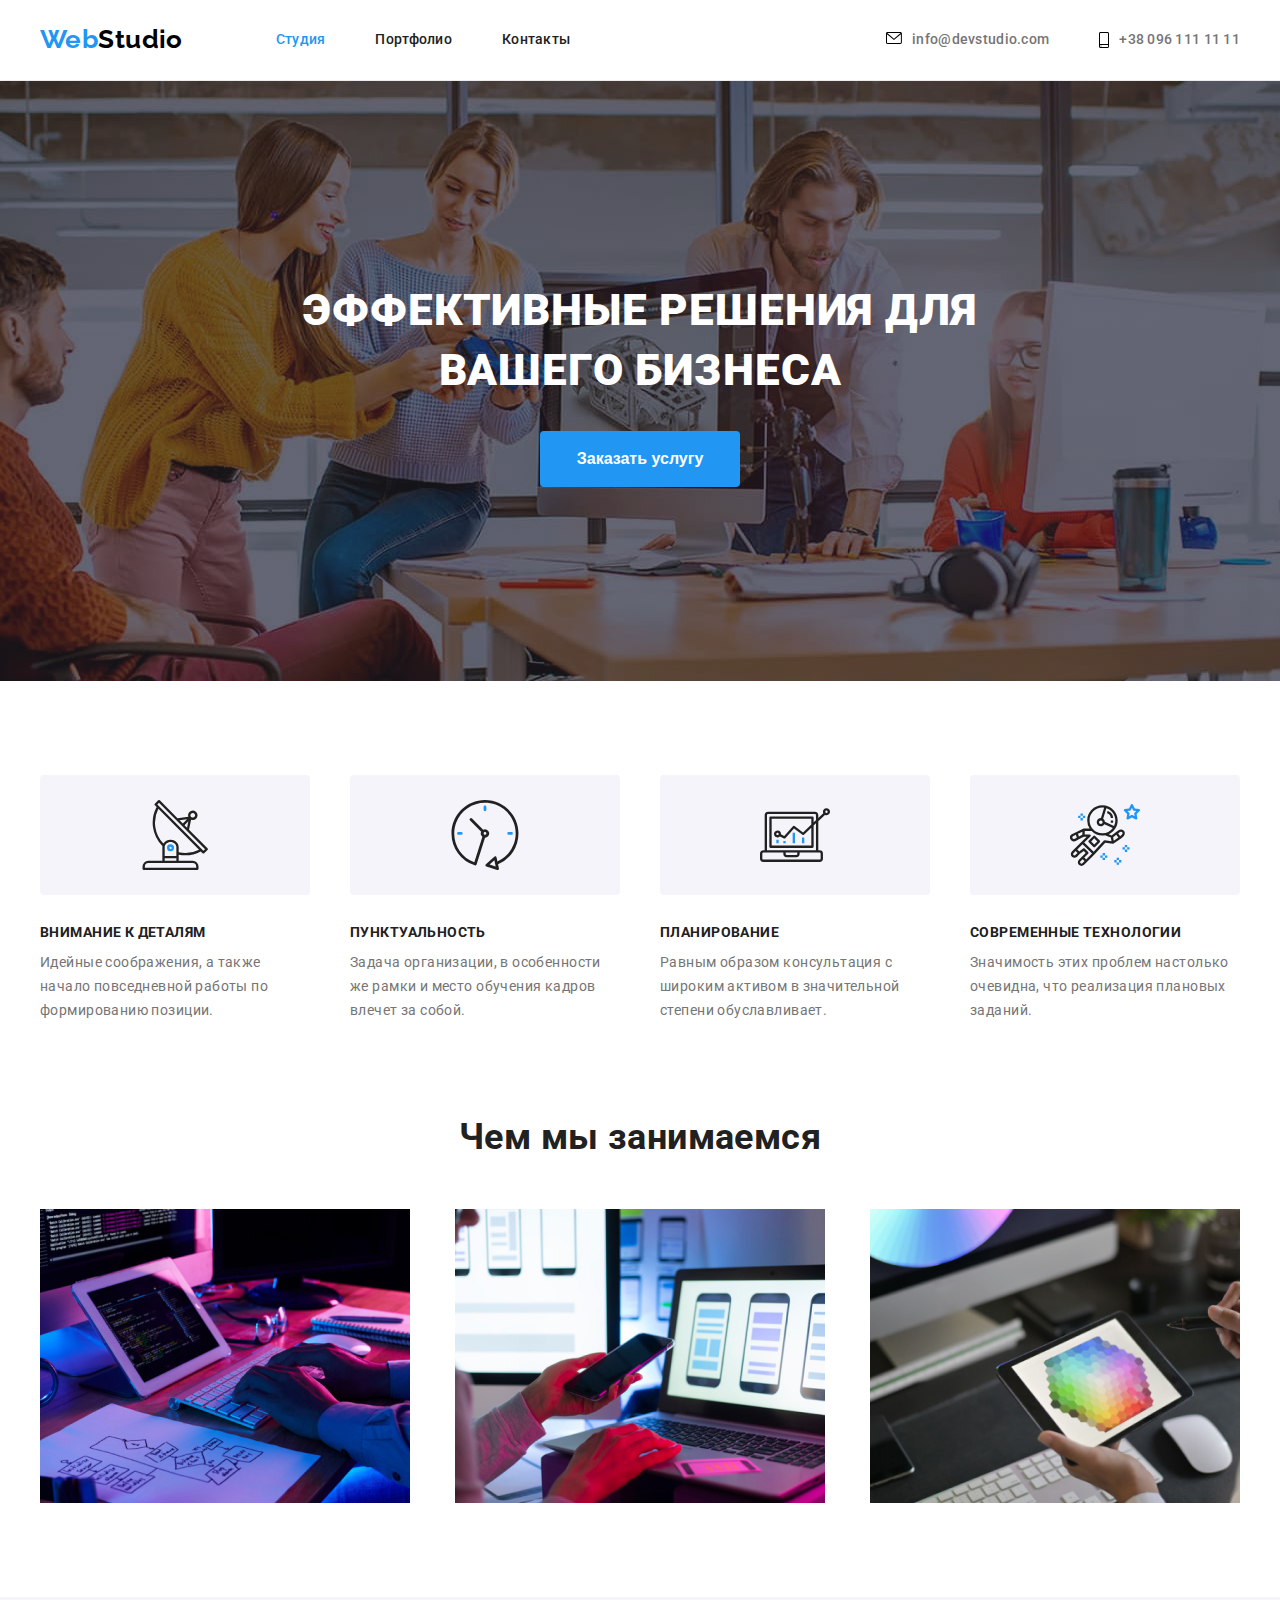
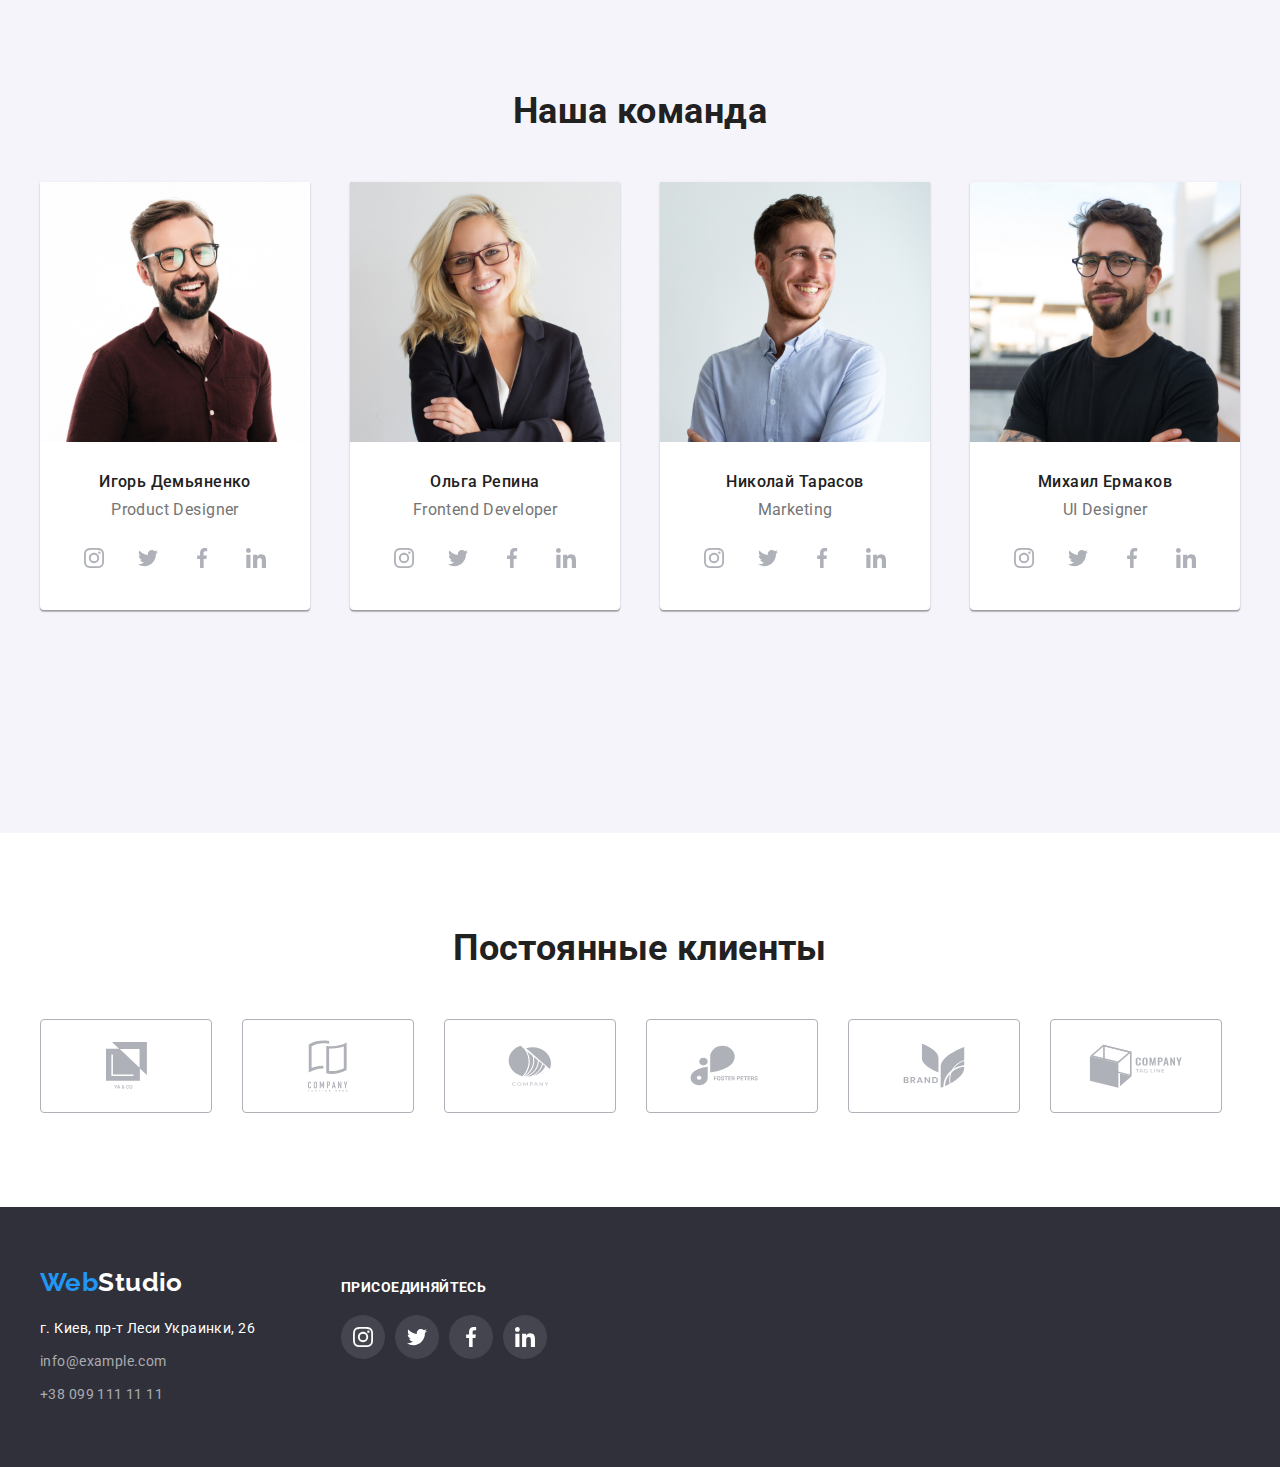
<file: index.html>
<!DOCTYPE html>
<html lang="ru">
  <head>
    <meta charset="UTF-8" />
    <meta http-equiv="X-UA-Compatible" content="IE=edge" />
    <meta name="viewport" content="width=device-width, initial-scale=1.0" />
    <title>Web Studio</title>
    <link rel="preconnect" href="https://fonts.googleapis.com" />
    <link rel="preconnect" href="https://fonts.gstatic.com" crossorigin />
    <link
      href="https://fonts.googleapis.com/css2?family=Raleway:wght@700&family=Roboto:wght@400;500;700;900&display=swap"
      rel="stylesheet"
    />
    <link rel="stylesheet" href="https://cdnjs.cloudflare.com/ajax/libs/modern-normalize/1.1.0/modern-normalize.min.css" 
    integrity="sha512-wpPYUAdjBVSE4KJnH1VR1HeZfpl1ub8YT/NKx4PuQ5NmX2tKuGu6U/JRp5y+Y8XG2tV+wKQpNHVUX03MfMFn9Q==" 
    crossorigin="anonymous" 
    referrerpolicy="no-referrer" 
    />
    <link rel="stylesheet" href="./css/style.css" />
  </head>
  
  <body class="main">
    <header class="header">
      <div class="container header-container">
        <nav class="header-nav">
          <a href="./index.html" class="logo" target="_self" title="Переход на заглавную страницу">
            <span class="accent">Web</span>Studio
          </a>
          <ul class="header-list">
            <li class="nav-item">
              <a
                href="./index.html"
                class="link nav current"
                target="_self"
                title="переход на заглавную страницу студии"
                >Студия</a
              >
            </li>
            <li class="nav-item">
              <a
                href="./portfolio.html"
                class="link nav"
                target="_self"
                title="переход на страницу портфолио"
                >Портфолио</a
              >
            </li>
            <li class="nav-item">
              <a
                href="./contacts.html"
                class="link nav"
                target="_self"
                title="переход на страницу контактов"
                >Контакты</a
              >
            </li>
          </ul>
        </nav>
        <ul class="header-auth">          
          <li class="auth-item"><a href="mailto:info@devstudio.com" class="link auth male"><svg class="auth-img male">
            <use href="./images/icon.svg#icon-mail"></use>
          </svg>info@devstudio.com</a></li>          
          <li class="auth-item"><a href="tel:+380961111111" class="link auth phone"><svg class="auth-img phone">
            <use class="auth-icon male" href="./images/icon.svg#icon-smartphone"></use>
          </svg>+38 096 111 11 11</a></li>
        </ul>
      </div>
    </header>

    <main>
      <section class="hero">
        <div class="container hero-container">
          <!-- motto + order servise -->
          <h1 class="hero-title">Эффективные решения для вашего бизнеса</h1>
          <button type="button" class="hero-button">Заказать услугу</button>
        </div>
      </section>
      <!-- Our Advantages -->
      <section class="section-advantages section">
        <div class="container">
          <h2 class="visually-hiden">Наши преимущества</h2>
          <!--invisible title -->
          <ul class="advantages-list">
            <li class="advantages-item">
              <div class="advantages-img">
                <svg class="advantages-icon">
                  <use href="./images/icon.svg#icon-antena"></use>
                </svg>
              </div>                                   
              <h3 class="advantages-title">Внимание к деталям</h3>
              <p class="advantages-text">
                Идейные соображения, а также начало повседневной работы по формированию позиции.
              </p>
            </li>
            <li class="advantages-item">
              <div class="advantages-img">
                <svg class="advantages-icon">
                  <use href="./images/icon.svg#icon-clock"></use>
                </svg>
              </div>
              <h3 class="advantages-title">Пунктуальность</h3>
              <p class="advantages-text">
                Задача организации, в особенности же рамки и место обучения кадров влечет за собой.
              </p>
            </li>
            <li class="advantages-item">
              <div class="advantages-img">
                <svg class="advantages-icon">
                  <use href="./images/icon.svg#icon-diagram"></use>
                </svg>
              </div>              
              <h3 class="advantages-title">Планирование</h3>
              <p class="advantages-text">
                Равным образом консультация с широким активом в значительной степени обуславливает.
              </p>
            </li>
            <li class="advantages-item">
              <div class="advantages-img">
                <svg class="advantages-icon">
                  <use href="./images/icon.svg#icon-astronaut"></use>
                </svg>
              </div>
              <h3 class="advantages-title space">Современные технологии</h3>
              <p class="advantages-text">
                Значимость этих проблем настолько очевидна, что реализация плановых заданий.
              </p>
            </li>
          </ul>
        </div>
      </section>
      <!-- what do we do -->
      <section class="section-work section">
        <div class="container work">
          <h2 class="work-title">Чем мы занимаемся</h2>
          <ul class="work-list">
            <li class="work-item">
              <img
                src="./images/img1.jpg"
                alt="Разработка алгоритма програмного обеспечения"
                width="370"
                height="294"
              />
            </li>
            <li class="work-item">
              <img
                src="./images/img2.jpg"
                alt="Разработка интерфейса дизайна мобильного приложения"
                width="370"
                height="294"
              />
            </li>
            <li class="work-item">
              <img src="./images/img3.jpg" alt="Подбор цветовой гаммы" width="370" height="294" />
            </li>
          </ul>
        </div>
      </section>
      <!-- Our team-->
      <section class="section-team section">
        <div class="container">
          <h2 class="team-title">Наша команда</h2>
          <ul class="team-list">
            <li class="team-item">
              <img
                class="team-img"
                src="./images/igor.jpg"
                alt="Игорь Демьяненко"
                width="270"
                height="260"
              />
              <div class="team-deskription">
              <h3 class="team-name">Игорь Демьяненко</h3>
              <p class="team-text">Product Designer</p>
              <ul class="social-list">
            <li class="social-item">
              <a href="https://www.instagram.com/"class="social-link"  target="_blank" rel="noopener noreferrer nofollow" title="Ссылка на instagramm">
                <svg class="social-icon">
                  <use href="./images/icon.svg#icon-instagram"></use>
                </svg>
              </a>              
            </li>
            <li class="social-item"><a href="https://twitter.com/" class="social-link" target="_blank" rel="noopener noreferrer nofollow" title="Ссылка на twitter">
              <svg class="social-icon">
                  <use href="./images/icon.svg#icon-twitter"></use>
                </svg>
            </a>
          </li>
            <li class="social-item"><a href="https://www.facebook.com/" class="social-link" target="_blank" rel="noopener noreferrer nofollow" title="Ссылка на facebook">
              <svg class="social-icon">
                  <use href="./images/icon.svg#icon-facebook"></use>
                </svg>
            </a></li>
            <li class="social-item"><a href="https://ua.linkedin.com/" class="social-link" target="_blank" rel="noopener noreferrer nofollow" title="Ссылка на linkedin">
              <svg class="social-icon">
                  <use href="./images/icon.svg#icon-linkedin"></use>
                </svg>
            </a></li>
          </ul>
              </div>
            </li>
            <li class="team-item">
              <img
                class="team-img"
                src="./images/olga.jpg"
                alt="Ольга Репина"
                width="270"
                height="260"
              />
              <div class="team-deskription">
              <h3 class="team-name">Ольга Репина</h3>
              <p class="team-text">Frontend Developer</p>
              <ul class="social-list">
            <li class="social-item">
              <a href="https://www.instagram.com/"class="social-link"  target="_blank" rel="noopener noreferrer nofollow" title="Ссылка на instagramm">
                <svg class="social-icon">
                  <use href="./images/icon.svg#icon-instagram"></use>
                </svg>
              </a>              
            </li>
            <li class="social-item"><a href="https://twitter.com/" class="social-link" target="_blank" rel="noopener noreferrer nofollow" title="Ссылка на twitter">
              <svg class="social-icon">
                  <use href="./images/icon.svg#icon-twitter"></use>
                </svg>
            </a>
          </li>
            <li class="social-item"><a href="https://www.facebook.com/" class="social-link" target="_blank" rel="noopener noreferrer nofollow" title="Ссылка на facebook">
              <svg class="social-icon">
                  <use href="./images/icon.svg#icon-facebook"></use>
                </svg>
            </a></li>
            <li class="social-item"><a href="https://ua.linkedin.com/" class="social-link" target="_blank" rel="noopener noreferrer nofollow" title="Ссылка на linkedin">
              <svg class="social-icon">
                  <use href="./images/icon.svg#icon-linkedin"></use>
                </svg>
            </a></li>
          </ul>
              </div>
            </li>
            <li class="team-item">
              <img
                class="team-img"
                src="./images/nikolay.jpg"
                alt="Николай Тарасов"
                width="270"
                height="260"
              />
              <div class="team-deskription">
              <h3 class="team-name">Николай Тарасов</h3>
              <p class="team-text">Marketing</p>
              <ul class="social-list">
            <li class="social-item">
              <a href="https://www.instagram.com/"class="social-link"  target="_blank" rel="noopener noreferrer nofollow" title="Ссылка на instagramm">
                <svg class="social-icon">
                  <use href="./images/icon.svg#icon-instagram"></use>
                </svg>
              </a>              
            </li>
            <li class="social-item"><a href="https://twitter.com/" class="social-link" target="_blank" rel="noopener noreferrer nofollow" title="Ссылка на twitter">
              <svg class="social-icon">
                  <use href="./images/icon.svg#icon-twitter"></use>
                </svg>
            </a>
          </li>
            <li class="social-item"><a href="https://www.facebook.com/" class="social-link" target="_blank" rel="noopener noreferrer nofollow" title="Ссылка на facebook">
              <svg class="social-icon">
                  <use href="./images/icon.svg#icon-facebook"></use>
                </svg>
            </a></li>
            <li class="social-item"><a href="https://ua.linkedin.com/" class="social-link" target="_blank" rel="noopener noreferrer nofollow" title="Ссылка на linkedin">
              <svg class="social-icon">
                  <use href="./images/icon.svg#icon-linkedin"></use>
                </svg>
            </a></li>
          </ul>
              </div>
            </li>
            <li class="team-item">
              <img
                class="team-img"
                src="./images/michal.jpg"
                alt="Михаил Ермаков"
                width="270"
                height="260"
              />
              <div class="team-deskription">
              <h3 class="team-name">Михаил Ермаков</h3>
              <p class="team-text">UI Designer</p>
              <ul class="social-list">
            <li class="social-item">
              <a href="https://www.instagram.com/"class="social-link"  target="_blank" rel="noopener noreferrer nofollow" title="Ссылка на instagramm">
                <svg class="social-icon">
                  <use href="./images/icon.svg#icon-instagram"></use>
                </svg>
              </a>              
            </li>
            <li class="social-item"><a href="https://twitter.com/" class="social-link" target="_blank" rel="noopener noreferrer nofollow" title="Ссылка на twitter">
              <svg class="social-icon">
                  <use href="./images/icon.svg#icon-twitter"></use>
                </svg>
            </a>
          </li>
            <li class="social-item"><a href="https://www.facebook.com/" class="social-link" target="_blank" rel="noopener noreferrer nofollow" title="Ссылка на facebook">
              <svg class="social-icon">
                  <use href="./images/icon.svg#icon-facebook"></use>
                </svg>
            </a></li>
            <li class="social-item"><a href="https://ua.linkedin.com/" class="social-link" target="_blank" rel="noopener noreferrer nofollow" title="Ссылка на linkedin">
              <svg class="social-icon">
                  <use href="./images/icon.svg#icon-linkedin"></use>
                </svg>
            </a></li>
          </ul>
              </div>
            </li>
          </ul>
        </div>
      </section>      
      <section class="section-partners section">
        <div class="container">
        <h2 class="partners-title">Постоянные клиенты</h2>
        <ul class="partners-list">
          <li class="partners-item">
            <a href="" class="partners-img">
              <svg class="partners-icon" width=41px height=47px>
                <use href="./images/icon.svg#icon-union"></use>
              </svg>
            </a>
          </li>
          <li class="partners-item">
            <a href="" class="partners-img">
              <svg class="partners-icon" width=40px height=52px>
                <use href="./images/icon.svg#icon-group"></use>
              </svg>
            </a>
          </li>
          <li class="partners-item">
            <a href="" class="partners-img">
              <svg class="partners-icon"  width=43.5px height=41px>
                <use href="./images/icon.svg#icon-group2"></use>
              </svg>
            </a>
          </li>
          <li class="partners-item">
            <a href="" class="partners-img">
              <svg class="partners-icon" width=84.5px height=41px>
                <use href="./images/icon.svg#icon-group3"></use>
              </svg>
            </a>
          </li>
          <li class="partners-item">
            <a href="" class="partners-img">
              <svg class="partners-icon" width=62.5px height=45.5px>
                <use href="./images/icon.svg#icon-group4"></use>
              </svg>
            </a>
          </li>
          <li class="partners-item">
            <a href="" class="partners-img">
              <svg class="partners-icon" width=94px height=44px>
                <use href="./images/icon.svg#icon-group5"></use>
              </svg>
            </a>
          </li>
        </ul>
        </div>
      </section>
    </main>

    <footer>
      <div class="container footer-container">
        <div class="footer-adr">
          <a
            href="./index.html"
            class="logo logo-footer"
            target="_self"
            title="Переход на заглавную страницу"
          >
            <span class="accent">Web</span>Studio
          </a>
          <address>
            <ul class="footer-list">
              <li>
                  <a
                  href="https://goo.gl/maps/RdCzEvvyoKSF4xjN6"
                  class="link-gmaps"
                  target="_blank"
                  rel="noopener noreferrer nofollow"
                  title="Ссылка на геолокацию"
                >
                  г. Киев, пр-т Леси Украинки, 26</a
                >
              </li>
              <li><a href="mailto:info@example.com" class="link-address">info@example.com</a></li>
              <li><a href="tel:+380991111111" class="link-address last">+38 099 111 11 11</a></li>
            <ul>
        </div>
        </address>
        <div class="footer-social">
          <h2 class="social-title">присоединяйтесь</h2>
          <ul class="social-list">
            <li class="social-item dark">
              <a href="https://www.instagram.com/"class="social-link"  target="_blank" rel="noopener noreferrer nofollow" title="Ссылка на instagramm">
                <svg class="social-icon footer-icon">
                  <use href="./images/icon.svg#icon-instagram"></use>
                </svg>
              </a>              
            </li>
            <li class="social-item dark"><a href="https://twitter.com/" class="social-link" target="_blank" rel="noopener noreferrer nofollow" title="Ссылка на twitter">
              <svg class="social-icon footer-icon">
                  <use href="./images/icon.svg#icon-twitter"></use>
                </svg>
            </a>
          </li>
            <li class="social-item dark"><a href="https://www.facebook.com/" class="social-link" target="_blank" rel="noopener noreferrer nofollow" title="Ссылка на facebook">
              <svg class="social-icon footer-icon">
                  <use href="./images/icon.svg#icon-facebook"></use>
                </svg>
            </a></li>
            <li class="social-item dark"><a href="https://ua.linkedin.com/" class="social-link" target="_blank" rel="noopener noreferrer nofollow" title="Ссылка на linkedin">
              <svg class="social-icon footer-icon">
                  <use href="./images/icon.svg#icon-linkedin"></use>
                </svg>
            </a></li>
          </ul>
        </div>
      </div>
    </footer>
  </body>
</html>
</file>
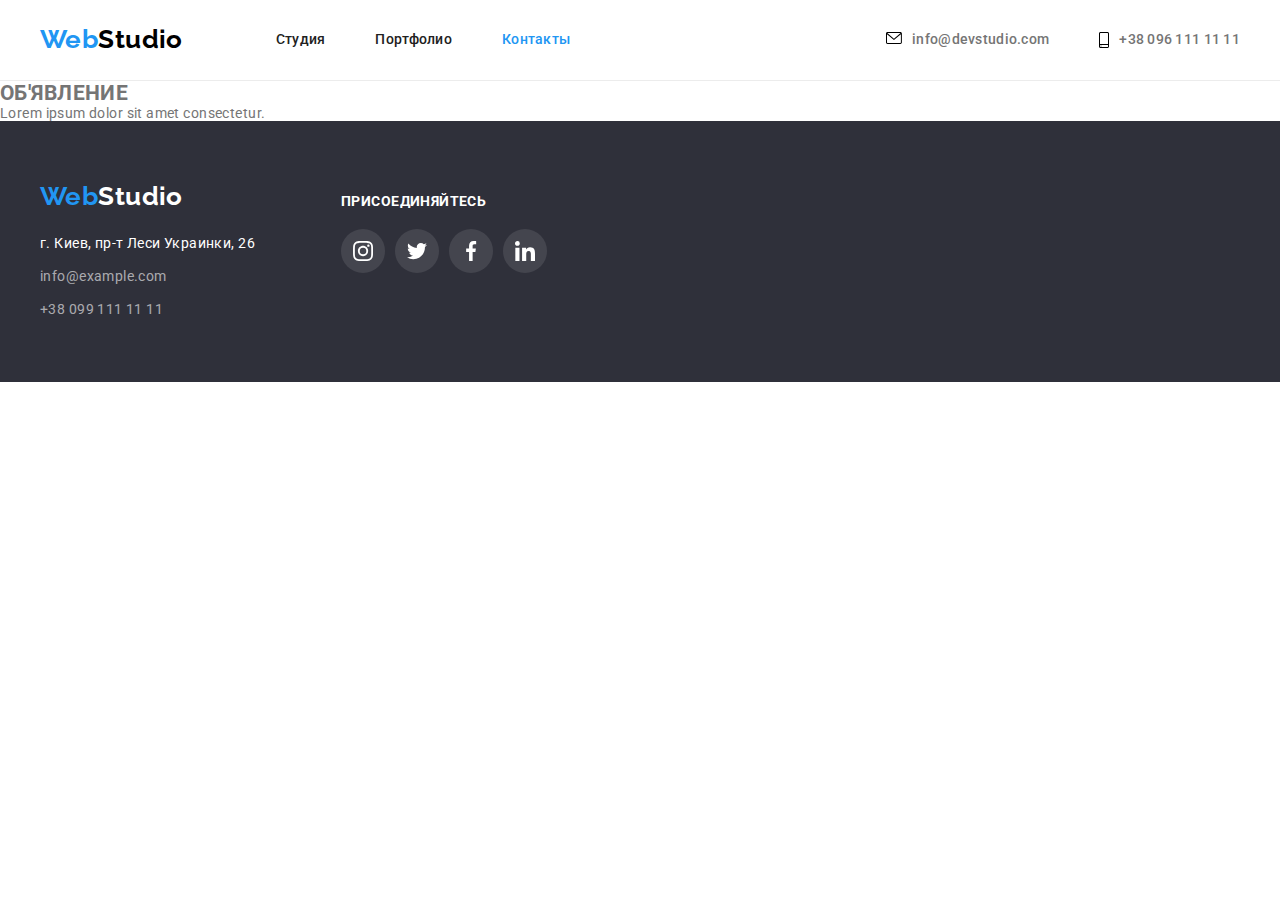
<file: contacts.html>
<!DOCTYPE html>
<html lang="ru">
  <head>
    <meta charset="UTF-8" />
    <meta http-equiv="X-UA-Compatible" content="IE=edge" />
    <meta name="viewport" content="width=device-width, initial-scale=1.0" />
    <title>Web Studio</title>
    <link rel="preconnect" href="https://fonts.googleapis.com" />
    <link rel="preconnect" href="https://fonts.gstatic.com" crossorigin />
    <link
      href="https://fonts.googleapis.com/css2?family=Raleway:wght@700&family=Roboto:wght@400;500;700;900&display=swap"
      rel="stylesheet"
    />
    <link rel="stylesheet" href="https://cdnjs.cloudflare.com/ajax/libs/modern-normalize/1.1.0/modern-normalize.min.css" 
    integrity="sha512-wpPYUAdjBVSE4KJnH1VR1HeZfpl1ub8YT/NKx4PuQ5NmX2tKuGu6U/JRp5y+Y8XG2tV+wKQpNHVUX03MfMFn9Q==" 
    crossorigin="anonymous" 
    referrerpolicy="no-referrer" 
    />
    <link rel="stylesheet" href="./css/style.css" />
  </head>
  
  <body class="main">
    <header class="header">
      <div class="container header-container">
        <nav class="header-nav">
          <a href="./index.html" class="logo" target="_self" title="Переход на заглавную страницу">
            <span class="accent">Web</span>Studio
          </a>
          <ul class="header-list">
            <li class="nav-item">
              <a
                href="./index.html"
                class="link nav"
                target="_self"
                title="переход на заглавную страницу студии"
                >Студия</a
              >
            </li>
            <li class="nav-item">
              <a
                href="./portfolio.html"
                class="link nav"
                target="_self"
                title="переход на страницу портфолио"
                >Портфолио</a
              >
            </li>
            <li class="nav-item">
              <a
                href="./contacts.html"
                class="link nav current"
                target="_self"
                title="переход на страницу контактов"
                >Контакты</a
              >
            </li>
          </ul>
        </nav>
        <ul class="header-auth">          
          <li class="auth-item"><a href="mailto:info@devstudio.com" class="link auth male"><svg class="auth-img male">
            <use href="./images/icon.svg#icon-mail"></use>
          </svg>info@devstudio.com</a></li>          
          <li class="auth-item"><a href="tel:+380961111111" class="link auth phone"><svg class="auth-img phone">
            <use class="auth-icon male" href="./images/icon.svg#icon-smartphone"></use>
          </svg>+38 096 111 11 11</a></li>
        </ul>
      </div>
    </header>

    <main>
      <h2 class="section-title">ОБ'ЯВЛЕНИЕ</h2>
      <p class="text">Lorem ipsum dolor sit amet consectetur.</p>
    </main>

    <footer>
      <div class="container footer-container">
        <div class="footer-adr">
          <a
            href="./index.html"
            class="logo logo-footer"
            target="_self"
            title="Переход на заглавную страницу"
          >
            <span class="accent">Web</span>Studio
          </a>
          <address>
            <ul class="footer-list">
              <li>
                  <a
                  href="https://goo.gl/maps/RdCzEvvyoKSF4xjN6"
                  class="link-gmaps"
                  target="_blank"
                  rel="noopener noreferrer nofollow"
                  title="Ссылка на геолокацию"
                >
                  г. Киев, пр-т Леси Украинки, 26</a
                >
              </li>
              <li><a href="mailto:info@example.com" class="link-address">info@example.com</a></li>
              <li><a href="tel:+380991111111" class="link-address last">+38 099 111 11 11</a></li>
            <ul>
        </div>
        </address>
        <div class="footer-social">
          <h2 class="social-title">присоединяйтесь</h2>
          <ul class="social-list">
            <li class="social-item dark">
              <a href="https://www.instagram.com/"class="social-link"  target="_blank" rel="noopener noreferrer nofollow" title="Ссылка на instagramm">
                <svg class="social-icon footer-icon">
                  <use href="./images/icon.svg#icon-instagram"></use>
                </svg>
              </a>              
            </li>
            <li class="social-item dark"><a href="https://twitter.com/" class="social-link" target="_blank" rel="noopener noreferrer nofollow" title="Ссылка на twitter">
              <svg class="social-icon footer-icon">
                  <use href="./images/icon.svg#icon-twitter"></use>
                </svg>
            </a>
          </li>
            <li class="social-item dark"><a href="https://www.facebook.com/" class="social-link" target="_blank" rel="noopener noreferrer nofollow" title="Ссылка на facebook">
              <svg class="social-icon footer-icon">
                  <use href="./images/icon.svg#icon-facebook"></use>
                </svg>
            </a></li>
            <li class="social-item dark"><a href="https://ua.linkedin.com/" class="social-link" target="_blank" rel="noopener noreferrer nofollow" title="Ссылка на linkedin">
              <svg class="social-icon footer-icon">
                  <use href="./images/icon.svg#icon-linkedin"></use>
                </svg>
            </a></li>
          </ul>
        </div>
      </div>
    </footer>
  </body>
</html>
</file>
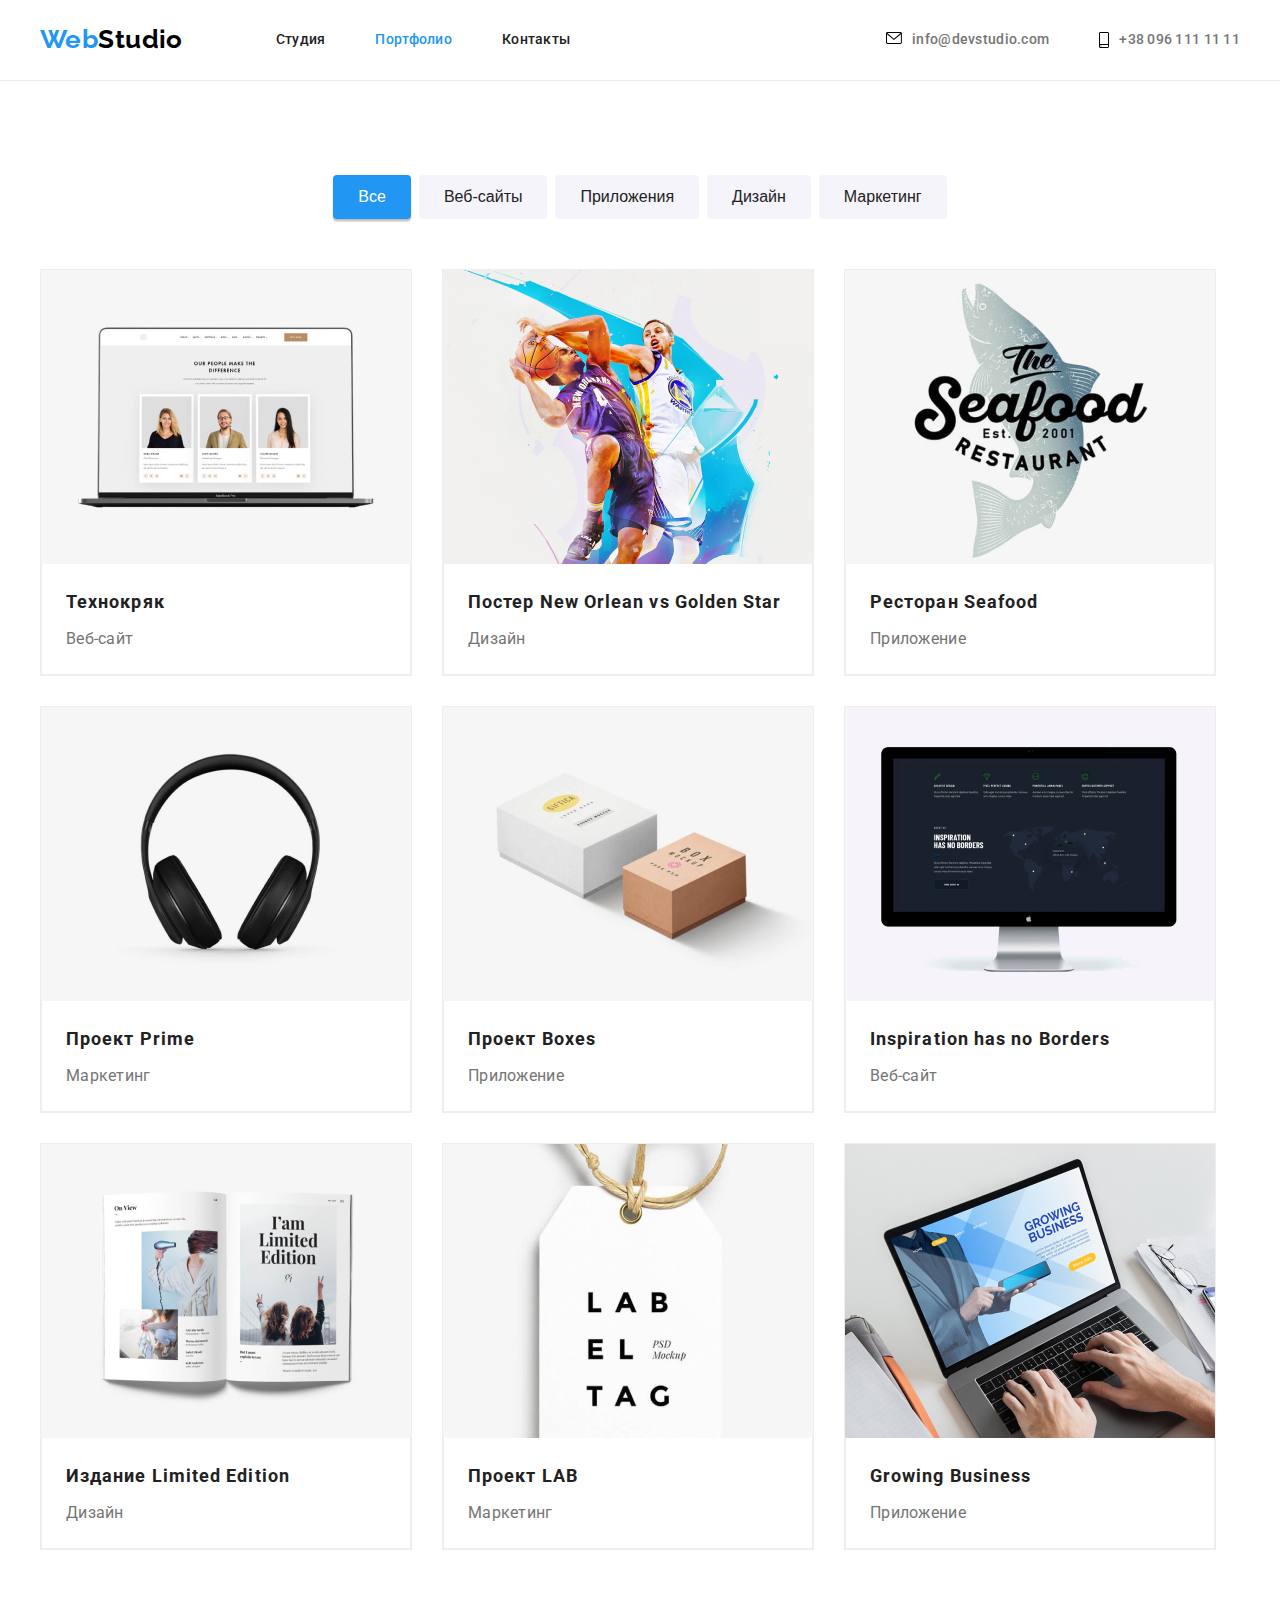
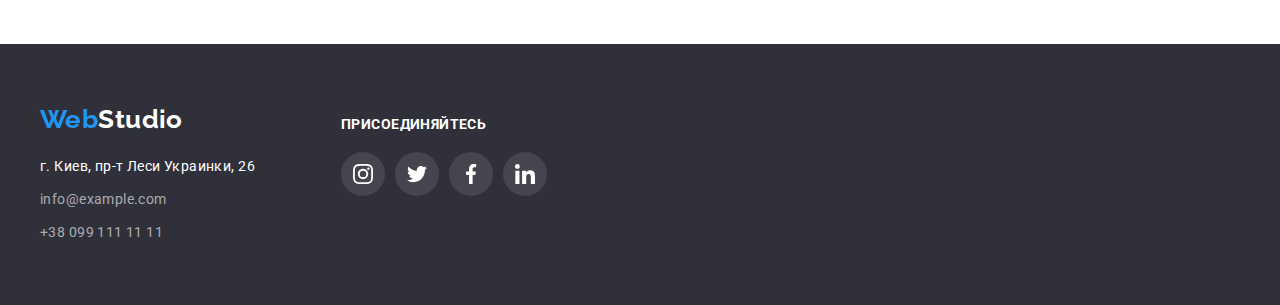
<file: portfolio.html>
<!DOCTYPE html>
<html lang="ru">
  <head>
    <meta charset="UTF-8" />
    <meta http-equiv="X-UA-Compatible" content="IE=edge" />
    <meta name="viewport" content="width=device-width, initial-scale=1.0" />
    <title>Web Studio</title>
    <link rel="preconnect" href="https://fonts.googleapis.com" />
    <link rel="preconnect" href="https://fonts.gstatic.com" crossorigin />
    <link
      href="https://fonts.googleapis.com/css2?family=Raleway:wght@700&family=Roboto:wght@400;500;700;900&display=swap"
      rel="stylesheet"
    />
    <link rel="stylesheet" href="https://cdnjs.cloudflare.com/ajax/libs/modern-normalize/1.1.0/modern-normalize.min.css" 
    integrity="sha512-wpPYUAdjBVSE4KJnH1VR1HeZfpl1ub8YT/NKx4PuQ5NmX2tKuGu6U/JRp5y+Y8XG2tV+wKQpNHVUX03MfMFn9Q==" 
    crossorigin="anonymous" 
    referrerpolicy="no-referrer" 
    />
    <link rel="stylesheet" href="./css/style.css" />
  </head>
  
  <body class="main">
    <header class="header">
      <div class="container header-container">
        <nav class="header-nav">
          <a href="./index.html" class="logo" target="_self" title="Переход на заглавную страницу">
            <span class="accent">Web</span>Studio
          </a>
          <ul class="header-list">
            <li class="nav-item">
              <a
                href="./index.html"
                class="link nav"
                target="_self"
                title="переход на заглавную страницу студии"
                >Студия</a
              >
            </li>
            <li class="nav-item">
              <a
                href="./portfolio.html"
                class="link nav  current"
                target="_self"
                title="переход на страницу портфолио"
                >Портфолио</a
              >
            </li>
            <li class="nav-item">
              <a
                href="./contacts.html"
                class="link nav"
                target="_self"
                title="переход на страницу контактов"
                >Контакты</a
              >
            </li>
          </ul>
        </nav>
        <ul class="header-auth">          
          <li class="auth-item"><a href="mailto:info@devstudio.com" class="link auth male"><svg class="auth-img male">
            <use href="./images/icon.svg#icon-mail"></use>
          </svg>info@devstudio.com</a></li>          
          <li class="auth-item"><a href="tel:+380961111111" class="link auth phone"><svg class="auth-img phone">
            <use class="auth-icon male" href="./images/icon.svg#icon-smartphone"></use>
          </svg>+38 096 111 11 11</a></li>
        </ul>
      </div>
    </header>

    <main>
      <section class="section-examples section">
        <div class="container">
          <!--filter-list-->
          <h1 class="visually-hiden">портфолио</h1>
          <!--invisible title -->
          <ul class="examples-button-list">
            <li class="examples-button"><button type="button" class="button-secondary current">Все</button></li>
            <li class="examples-button"><button type="button" class="button-secondary">Веб-сайты</button></li>
            <li class="examples-button"><button type="button" class="button-secondary">Приложения</button></li>
            <li class="examples-button"><button type="button" class="button-secondary">Дизайн</button></li>
            <li class="examples-button"><button type="button" class="button-secondary">Маркетинг</button></li>
          </ul>
          <!--work examples-->
          <ul class="examples-list">
            <li class="examples-item">
              <a href="" class="link examples">
                <img
                  src="./images/portfolio/techcrc.jpg"
                  alt="ноутбук с изображением дизайна сайта"
                  class="examples-img"
                  width="370"
                  height="294"
                />
                <div class="examples-card-text">
                <h2 class="examples-title">Технокряк</h2>
                <p class="examples-text">Веб-сайт</p>              
              </div>
            </a>
            </li>
            <li class="examples-item">
              <a href="" class="link examples">
                <img
                  src="./images/portfolio/neworlean.jpg"
                  alt="два баскетболиста в борьбе за мяч"
                  class="examples-img"
                  width="370"
                  height="294"
                />
                <div class="examples-card-text">
                <h2 class="examples-title">Постер New Orlean vs Golden Star</h2>
                <p class="examples-text">Дизайн</p>
              </a>
              </div>
            </li>
            <li class="examples-item">
              <a href="" class="link examples">
                <img
                  src="./images/portfolio/seafood.jpg"
                  alt="Название ррыбного ресторана на фоне лосося"
                  class="examples-img"
                  width="370"
                  height="294"
                />
                <div class="examples-card-text">
                <h2 class="examples-title">Ресторан Seafood</h2>
                <p class="examples-text">Приложение</p>
              </a>
              </div>
            </li>
            <li class="examples-item">
              <a href="" class="link examples">
                <img
                  src="./images/portfolio/prime.jpg"
                  alt="черные наушники"
                  class="examples-img"
                  width="370"
                  height="294"
                />
                <div class="examples-card-text">
                <h2 class="examples-title">Проект Prime</h2>
                <p class="examples-text">Маркетинг</p>
              </a>
              </div>
            </li>
            <li class="examples-item">
              <a href="" class="link examples">
                <img
                  src="./images/portfolio/boxes.jpg"
                  alt="две коробоки"
                  class="examples-img"
                  width="370"
                  height="294"
                />
                <div class="examples-card-text">
                <h2 class="examples-title">Проект Boxes</h2>
                <p class="examples-text">Приложение</p>
              </a>
            </li>
            <li class="examples-item">
              <a href="" class="link examples">
                <img
                  src="./images/portfolio/borders.jpg"
                  alt="темный монитор с изображением дизайна сайта"
                  class="examples-img"
                  width="370"
                  height="294"
                />
                <div class="examples-card-text">
                <h2 class="examples-title">Inspiration has no Borders</h2>
                <p class="examples-text">Веб-сайт</p>
              </a>
              </div>
            </li>
            <li class="examples-item">
              <a href="" class="link examples">
                <img
                  src="./images/portfolio/limited.jpg"
                  alt="открытый журнал"
                  class="examples-img"
                  width="370"
                  height="294"
                />
                <div class="examples-card-text">
                <h2 class="examples-title">Издание Limited Edition</h2>
                <p class="examples-text">Дизайн</p>
              </a>
            </li>
            <li class="examples-item">
              <a href="" class="link examples">
                <img
                  src="./images/portfolio/lab.jpg"
                  alt="светлая бирка"
                  class="examples-img"
                  width="370"
                  height="294"
                />
                <div class="examples-card-text">
                <h2 class="examples-title">Проект LAB</h2>
                <p class="examples-text">Маркетинг</p>
              </a>
              </div>
            </li>
            <li class="examples-item">
              <a href="" class="link examples">
                <img
                  src="./images/portfolio/business.jpg"
                  alt="ноутбук с изображением дизайна приложения"
                  class="examples-img"
                  width="370"
                  height="294"
                />
                <div class="examples-card-text">
                <h2 class="examples-title">Growing Business</h2>
                <p class="examples-text">Приложение</p>
              </a>
              </div>
            </li>
          </ul>
        </div>
      </section>
    </main>

    <footer>
      <div class="container footer-container">
        <div class="footer-adr">
          <a
            href="./index.html"
            class="logo logo-footer"
            target="_self"
            title="Переход на заглавную страницу"
          >
            <span class="accent">Web</span>Studio
          </a>
          <address>
            <ul class="footer-list">
              <li>
                  <a
                  href="https://goo.gl/maps/RdCzEvvyoKSF4xjN6"
                  class="link-gmaps"
                  target="_blank"
                  rel="noopener noreferrer nofollow"
                  title="Ссылка на геолокацию"
                >
                  г. Киев, пр-т Леси Украинки, 26</a
                >
              </li>
              <li><a href="mailto:info@example.com" class="link-address">info@example.com</a></li>
              <li><a href="tel:+380991111111" class="link-address last">+38 099 111 11 11</a></li>
            <ul>
        </div>
        </address>
        <div class="footer-social">
          <h2 class="social-title">присоединяйтесь</h2>
          <ul class="social-list">
            <li class="social-item dark">
              <a href="https://www.instagram.com/"class="social-link"  target="_blank" rel="noopener noreferrer nofollow" title="Ссылка на instagramm">
                <svg class="social-icon footer-icon">
                  <use href="./images/icon.svg#icon-instagram"></use>
                </svg>
              </a>              
            </li>
            <li class="social-item dark"><a href="https://twitter.com/" class="social-link" target="_blank" rel="noopener noreferrer nofollow" title="Ссылка на twitter">
              <svg class="social-icon footer-icon">
                  <use href="./images/icon.svg#icon-twitter"></use>
                </svg>
            </a>
          </li>
            <li class="social-item dark"><a href="https://www.facebook.com/" class="social-link" target="_blank" rel="noopener noreferrer nofollow" title="Ссылка на facebook">
              <svg class="social-icon footer-icon">
                  <use href="./images/icon.svg#icon-facebook"></use>
                </svg>
            </a></li>
            <li class="social-item dark"><a href="https://ua.linkedin.com/" class="social-link" target="_blank" rel="noopener noreferrer nofollow" title="Ссылка на linkedin">
              <svg class="social-icon footer-icon">
                  <use href="./images/icon.svg#icon-linkedin"></use>
                </svg>
            </a></li>
          </ul>
        </div>
      </div>
    </footer>
  </body>
</html>
</file>
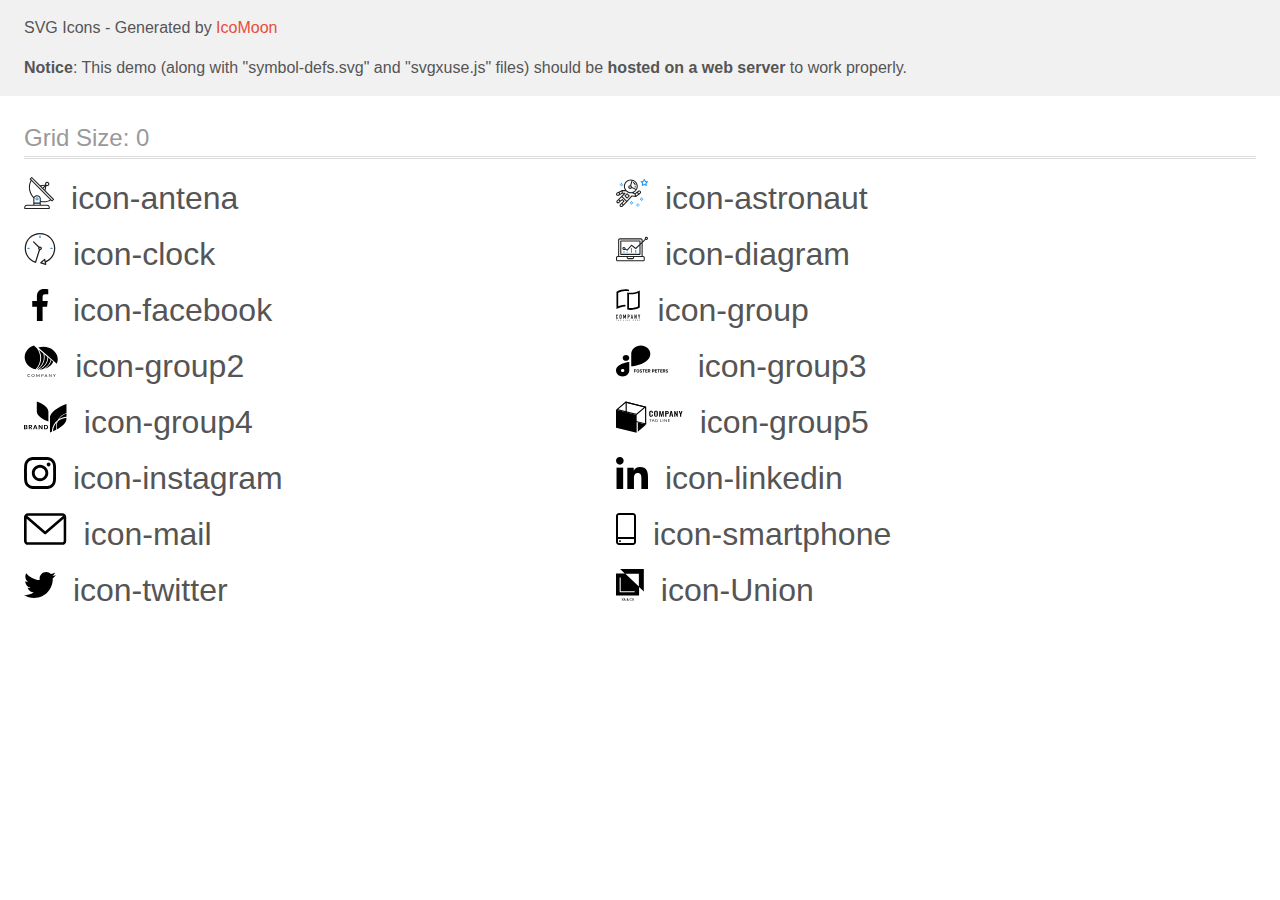
<file: images/icomoon/demo-external-svg.html>
<!doctype html>
<html>
<head>
    <title>IcoMoon - SVG Icons</title>
    <meta charset="utf-8">
    <meta name="viewport" content="width=device-width, initial-scale=1">
    <link rel="stylesheet" href="demo-files/demo.css">
    <link rel="stylesheet" href="style.css">
</head>
<body>
<header class="bgc1 clearfix">
<div class="mhl">
    <p>SVG Icons - Generated by <a href="https://icomoon.io/app">IcoMoon</a></p><p><strong>Notice</strong>: This demo (along with "symbol-defs.svg" and "svgxuse.js" files) should be <b>hosted on a web server</b> to work properly.</p>
</div>
</header>
    <div class="clearfix mhl ptl">
        <h1 class="mvm mtn fgc1">Grid Size: 0</h1>
        <div class="glyph fs1">
            <div class="clearfix pbs">
                <svg class="icon icon-antena"><use xlink:href="symbol-defs.svg#icon-antena"></use></svg><span class="name"> icon-antena</span>
            </div>
        </div>
        <div class="glyph fs1">
            <div class="clearfix pbs">
                <svg class="icon icon-astronaut"><use xlink:href="symbol-defs.svg#icon-astronaut"></use></svg><span class="name"> icon-astronaut</span>
            </div>
        </div>
        <div class="glyph fs1">
            <div class="clearfix pbs">
                <svg class="icon icon-clock"><use xlink:href="symbol-defs.svg#icon-clock"></use></svg><span class="name"> icon-clock</span>
            </div>
        </div>
        <div class="glyph fs1">
            <div class="clearfix pbs">
                <svg class="icon icon-diagram"><use xlink:href="symbol-defs.svg#icon-diagram"></use></svg><span class="name"> icon-diagram</span>
            </div>
        </div>
        <div class="glyph fs1">
            <div class="clearfix pbs">
                <svg class="icon icon-facebook"><use xlink:href="symbol-defs.svg#icon-facebook"></use></svg><span class="name"> icon-facebook</span>
            </div>
        </div>
        <div class="glyph fs1">
            <div class="clearfix pbs">
                <svg class="icon icon-group"><use xlink:href="symbol-defs.svg#icon-group"></use></svg><span class="name"> icon-group</span>
            </div>
        </div>
        <div class="glyph fs1">
            <div class="clearfix pbs">
                <svg class="icon icon-group2"><use xlink:href="symbol-defs.svg#icon-group2"></use></svg><span class="name"> icon-group2</span>
            </div>
        </div>
        <div class="glyph fs1">
            <div class="clearfix pbs">
                <svg class="icon icon-group3"><use xlink:href="symbol-defs.svg#icon-group3"></use></svg><span class="name"> icon-group3</span>
            </div>
        </div>
        <div class="glyph fs1">
            <div class="clearfix pbs">
                <svg class="icon icon-group4"><use xlink:href="symbol-defs.svg#icon-group4"></use></svg><span class="name"> icon-group4</span>
            </div>
        </div>
        <div class="glyph fs1">
            <div class="clearfix pbs">
                <svg class="icon icon-group5"><use xlink:href="symbol-defs.svg#icon-group5"></use></svg><span class="name"> icon-group5</span>
            </div>
        </div>
        <div class="glyph fs1">
            <div class="clearfix pbs">
                <svg class="icon icon-instagram"><use xlink:href="symbol-defs.svg#icon-instagram"></use></svg><span class="name"> icon-instagram</span>
            </div>
        </div>
        <div class="glyph fs1">
            <div class="clearfix pbs">
                <svg class="icon icon-linkedin"><use xlink:href="symbol-defs.svg#icon-linkedin"></use></svg><span class="name"> icon-linkedin</span>
            </div>
        </div>
        <div class="glyph fs1">
            <div class="clearfix pbs">
                <svg class="icon icon-mail"><use xlink:href="symbol-defs.svg#icon-mail"></use></svg><span class="name"> icon-mail</span>
            </div>
        </div>
        <div class="glyph fs1">
            <div class="clearfix pbs">
                <svg class="icon icon-smartphone"><use xlink:href="symbol-defs.svg#icon-smartphone"></use></svg><span class="name"> icon-smartphone</span>
            </div>
        </div>
        <div class="glyph fs1">
            <div class="clearfix pbs">
                <svg class="icon icon-twitter"><use xlink:href="symbol-defs.svg#icon-twitter"></use></svg><span class="name"> icon-twitter</span>
            </div>
        </div>
        <div class="glyph fs1">
            <div class="clearfix pbs">
                <svg class="icon icon-Union"><use xlink:href="symbol-defs.svg#icon-Union"></use></svg><span class="name"> icon-Union</span>
            </div>
        </div>
  </div>
<script defer src="svgxuse.js"></script>
</body>
</html>
</file>
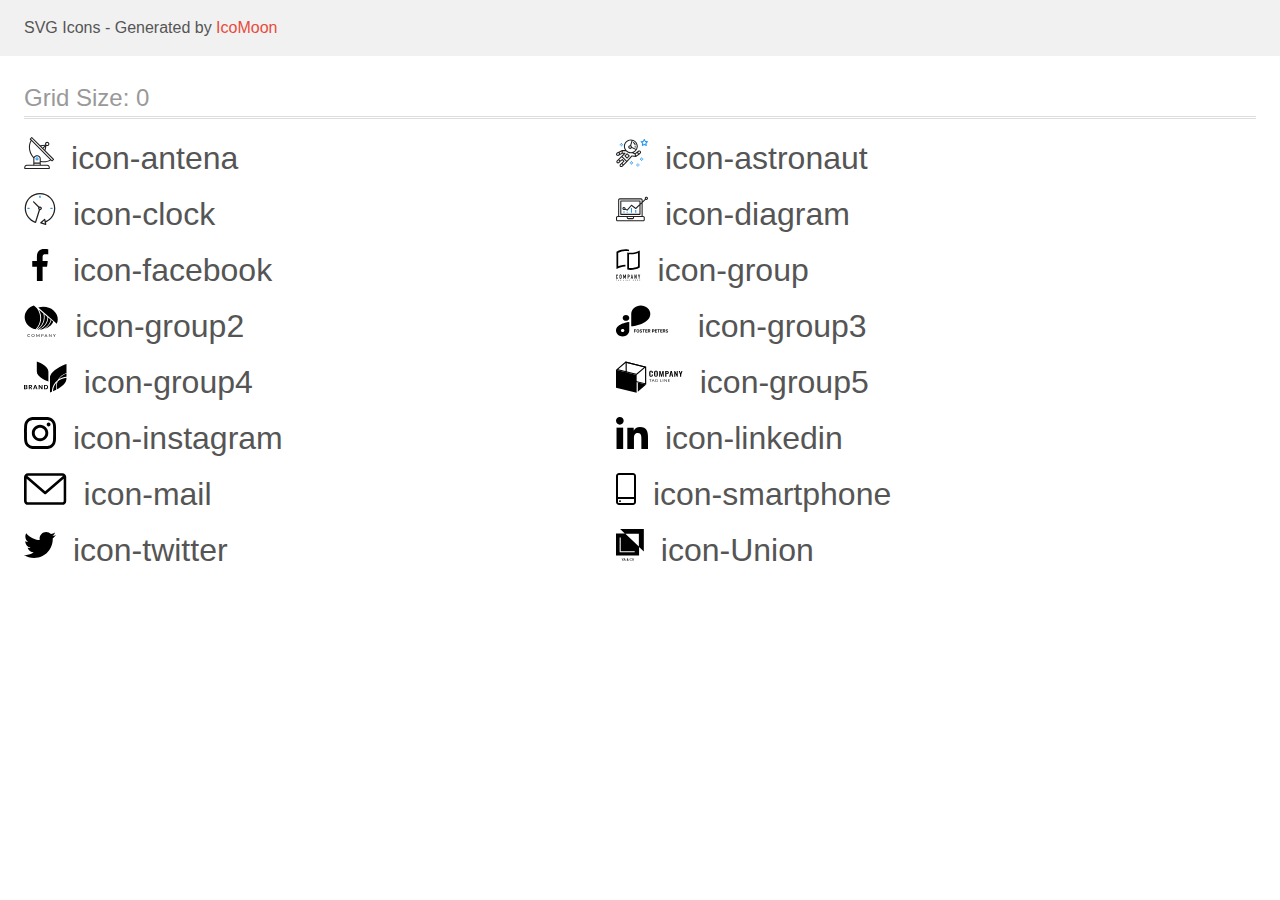
<file: images/icomoon/demo.html>
<!doctype html>
<html>
<head>
    <title>IcoMoon - SVG Icons</title>
    <meta charset="utf-8">
    <meta name="viewport" content="width=device-width, initial-scale=1">
    <link rel="stylesheet" href="demo-files/demo.css">
    <link rel="stylesheet" href="style.css">
</head>
<body>
<svg aria-hidden="true" style="position: absolute; width: 0; height: 0; overflow: hidden;" version="1.1" xmlns="http://www.w3.org/2000/svg" xmlns:xlink="http://www.w3.org/1999/xlink">
<defs>
<symbol id="icon-antena" viewBox="0 0 30 32">
<path fill="#212121" style="fill: var(--color1, #212121)" d="M29.859 22.098l-8.443-8.505 0.937-4.615c0.242 0.094 0.499 0.144 0.758 0.146h0.006c1.192 0.014 2.17-0.941 2.184-2.133s-0.941-2.17-2.133-2.184c-1.192-0.014-2.17 0.941-2.184 2.133-0.003 0.255 0.039 0.509 0.125 0.749l-4.96 0.605-8.091-8.133c-0.099-0.101-0.235-0.159-0.377-0.16-0.14 0.001-0.274 0.056-0.373 0.155l-1.513 1.504c-0.208 0.208-0.208 0.546 0 0.754l0.814 0.826c-3.153 5.798-2.129 12.978 2.519 17.663 0.043 0.041 0.092 0.074 0.146 0.098-0.034 0.18-0.051 0.364-0.052 0.547v6.187h-6.4c-1.472 0.002-2.665 1.195-2.667 2.667v1.067c0 0.295 0.239 0.533 0.533 0.533h24.533c0.295 0 0.533-0.239 0.533-0.533v-1.067c-0.002-1.472-1.195-2.665-2.667-2.667h-6.4v-2.742c1.003 0.21 2.024 0.317 3.049 0.32 2.458-0.003 4.877-0.615 7.040-1.783l0.818 0.823c0.099 0.101 0.235 0.159 0.377 0.16 0.14-0.001 0.274-0.056 0.373-0.155l1.513-1.504c0.208-0.208 0.208-0.546 0-0.754zM22.366 6.233c0.418-0.415 1.093-0.414 1.508 0.004s0.414 1.093-0.004 1.508c-0.2 0.199-0.47 0.31-0.752 0.31h-0.003c-0.589-0.003-1.064-0.483-1.061-1.072 0.002-0.282 0.115-0.552 0.314-0.751h-0.002zM21.11 9.738l-0.598 2.946-1.175-1.182 1.774-1.763zM20.504 8.836l-1.92 1.909-1.485-1.493 3.405-0.415zM23.090 28.8c0.884 0 1.6 0.716 1.6 1.6v0.533h-23.467v-0.533c0-0.884 0.716-1.6 1.6-1.6h20.267zM15.623 26.667v1.067h-5.333v-1.067h5.333zM10.29 25.6v-4.053c0-1.294 1.196-2.347 2.667-2.347s2.667 1.053 2.667 2.347v4.053h-5.333zM16.69 23.904v-2.357c0-1.882-1.675-3.413-3.733-3.413-1.331-0.020-2.576 0.657-3.281 1.786-4.058-4.274-4.971-10.645-2.279-15.887l18.602 18.708c-2.872 1.461-6.165 1.873-9.309 1.163zM27.979 23.22l-21.057-21.181 0.755-0.752 7.935 7.98c0.004 0 0.006 0.007 0.010 0.010l13.115 13.191-0.757 0.752z"></path>
<path fill="#2196f3" style="fill: var(--color2, #2196f3)" d="M12.961 20.267h-0.005c-0.884-0.001-1.601 0.714-1.602 1.598s0.714 1.601 1.598 1.602h0.005c0.884 0.001 1.601-0.714 1.602-1.598s-0.714-1.601-1.598-1.602zM13.335 22.245c-0.1 0.1-0.236 0.156-0.378 0.155-0.295-0.002-0.532-0.242-0.531-0.536 0.001-0.141 0.057-0.276 0.157-0.375s0.233-0.154 0.373-0.155c0.295 0.002 0.532 0.241 0.53 0.536-0.001 0.141-0.057 0.276-0.157 0.375h0.005z"></path>
</symbol>
<symbol id="icon-astronaut" viewBox="0 0 32 32">
<path fill="#2196f3" style="fill: var(--color2, #2196f3)" d="M31.974 4.524c-0.063-0.193-0.229-0.333-0.43-0.363l-1.91-0.278-0.855-1.731c-0.179-0.365-0.777-0.365-0.956 0l-0.855 1.731-1.91 0.278c-0.201 0.029-0.367 0.17-0.431 0.363-0.062 0.193-0.011 0.405 0.135 0.547l1.383 1.348-0.326 1.903c-0.034 0.2 0.048 0.402 0.212 0.522 0.166 0.121 0.382 0.135 0.562 0.040l1.709-0.899 1.709 0.899c0.078 0.041 0.164 0.061 0.249 0.061 0.11 0 0.221-0.034 0.314-0.102 0.164-0.119 0.246-0.322 0.212-0.522l-0.326-1.903 1.383-1.348c0.145-0.142 0.197-0.354 0.135-0.547zM29.511 5.851c-0.125 0.122-0.183 0.299-0.153 0.472l0.191 1.114-1-0.526c-0.078-0.041-0.163-0.061-0.249-0.061s-0.17 0.020-0.249 0.061l-1.001 0.526 0.191-1.114c0.030-0.173-0.028-0.349-0.153-0.472l-0.81-0.789 1.119-0.163c0.174-0.025 0.324-0.134 0.402-0.292l0.5-1.013 0.5 1.013c0.078 0.157 0.228 0.267 0.402 0.292l1.119 0.163-0.809 0.789z"></path>
<path fill="#2196f3" style="fill: var(--color2, #2196f3)" d="M26.134 20.522h-1.067v1.067h1.067v-1.067z"></path>
<path fill="#2196f3" style="fill: var(--color2, #2196f3)" d="M26.134 22.656h-1.067v1.067h1.067v-1.067z"></path>
<path fill="#2196f3" style="fill: var(--color2, #2196f3)" d="M27.2 21.589h-1.067v1.067h1.067v-1.067z"></path>
<path fill="#2196f3" style="fill: var(--color2, #2196f3)" d="M25.067 21.589h-1.067v1.067h1.067v-1.067z"></path>
<path fill="#2196f3" style="fill: var(--color2, #2196f3)" d="M22.4 26.389h-1.067v1.067h1.067v-1.067z"></path>
<path fill="#2196f3" style="fill: var(--color2, #2196f3)" d="M22.4 28.522h-1.067v1.067h1.067v-1.067z"></path>
<path fill="#2196f3" style="fill: var(--color2, #2196f3)" d="M23.467 27.456h-1.067v1.067h1.067v-1.067z"></path>
<path fill="#2196f3" style="fill: var(--color2, #2196f3)" d="M21.333 27.456h-1.067v1.067h1.067v-1.067z"></path>
<path fill="#2196f3" style="fill: var(--color2, #2196f3)" d="M16 24.256h-1.067v1.067h1.067v-1.067z"></path>
<path fill="#2196f3" style="fill: var(--color2, #2196f3)" d="M16 26.389h-1.067v1.067h1.067v-1.067z"></path>
<path fill="#2196f3" style="fill: var(--color2, #2196f3)" d="M17.067 25.322h-1.067v1.067h1.067v-1.067z"></path>
<path fill="#2196f3" style="fill: var(--color2, #2196f3)" d="M14.933 25.322h-1.067v1.067h1.067v-1.067z"></path>
<path fill="#2196f3" style="fill: var(--color2, #2196f3)" d="M5.867 6.122h-1.067v1.067h1.067v-1.067z"></path>
<path fill="#2196f3" style="fill: var(--color2, #2196f3)" d="M5.867 8.255h-1.067v1.067h1.067v-1.067z"></path>
<path fill="#2196f3" style="fill: var(--color2, #2196f3)" d="M6.933 7.189h-1.067v1.067h1.067v-1.067z"></path>
<path fill="#2196f3" style="fill: var(--color2, #2196f3)" d="M4.8 7.189h-1.067v1.067h1.067v-1.067z"></path>
<path fill="#212121" style="fill: var(--color1, #212121)" d="M24.715 14.159c-0.287-0.388-0.709-0.637-1.188-0.705-0.481-0.068-0.956 0.058-1.34 0.352l-1.252 0.96-1.898 1.417-1.358-0.541c2.421-1.086 4.114-3.508 4.114-6.32 0-3.823-3.123-6.933-6.961-6.933s-6.961 3.11-6.961 6.933c0 1.386 0.414 2.674 1.12 3.758l-2.764-0.024c-0.002 0-0.003 0-0.005 0-0.009 0-0.015 0.004-0.023 0.005-0.053 0.002-0.105 0.013-0.155 0.031-0.013 0.005-0.026 0.008-0.038 0.013-0.006 0.003-0.013 0.003-0.019 0.006l-3.233 1.596c-0.001 0-0.001 0-0.001 0.001l-1.893 0.911c-0.021 0.009-0.042 0.021-0.063 0.035-0.755 0.502-1.012 1.489-0.598 2.295 0.22 0.429 0.595 0.745 1.056 0.889 0.178 0.055 0.359 0.083 0.539 0.083 0.29 0 0.577-0.071 0.839-0.211l1.388-0.738 2.264-1.169 1.357-0.008-5.442 5.416c-0.001 0.001-0.001 0.001-0.002 0.001l-1.339 1.333c-0.316 0.315-0.49 0.732-0.49 1.178s0.174 0.863 0.49 1.179c0.325 0.323 0.752 0.485 1.179 0.485s0.854-0.162 1.18-0.485l1.314-1.309 1.741-1.3 0.901 0.897-1.762 1.754c-0 0.001-0.001 0.001-0.002 0.001l-1.339 1.333c-0.316 0.315-0.49 0.732-0.49 1.178s0.174 0.863 0.49 1.179c0.325 0.323 0.753 0.485 1.18 0.485s0.855-0.162 1.18-0.485l3.482-3.467c0.001-0.001 0.001-0.001 0.001-0.002l1.010-1-0.004-0.004c0.006-0.006 0.015-0.009 0.022-0.015l5.166-5.658 3.471 0.494c0.025 0.004 0.050 0.005 0.075 0.005 0.065 0 0.127-0.015 0.187-0.038 0.018-0.006 0.033-0.015 0.050-0.023 0.019-0.010 0.039-0.015 0.058-0.027l3.213-2.133c0.012-0.008 0.018-0.021 0.029-0.029 0.013-0.010 0.029-0.014 0.041-0.026l1.271-1.191c0.662-0.62 0.753-1.635 0.212-2.362zM2.13 17.77c-0.173 0.093-0.37 0.111-0.558 0.052-0.187-0.058-0.338-0.186-0.427-0.358-0.161-0.314-0.068-0.695 0.214-0.902l1.314-0.632 0.449 1.312-0.992 0.528zM5.628 15.942l-1.548 0.8-0.439-1.283 2.027-1.001-0.040 1.484zM20.727 9.322c0 0.918-0.219 1.785-0.599 2.559l-4.181-1.899c-0.044-0.573-0.341-1.075-0.788-1.388l1.464-4.86c2.378 0.756 4.105 2.974 4.105 5.588zM8.938 9.322c0-3.235 2.644-5.867 5.894-5.867 0.253 0 0.5 0.021 0.745 0.052l-1.432 4.754c-0.019-0.001-0.037-0.006-0.057-0.006-1.033 0-1.873 0.837-1.873 1.867s0.84 1.867 1.873 1.867c0.694 0 1.294-0.383 1.618-0.945l3.862 1.755c-1.075 1.446-2.795 2.39-4.737 2.39-3.25 0-5.894-2.632-5.894-5.867zM14.894 10.122c0 0.441-0.362 0.8-0.806 0.8s-0.806-0.359-0.806-0.8c0-0.441 0.362-0.8 0.806-0.8s0.806 0.359 0.806 0.8zM2.465 25.146c-0.236 0.234-0.619 0.234-0.854 0.001-0.114-0.114-0.176-0.263-0.176-0.423s0.062-0.309 0.176-0.421l0.962-0.958 0.851 0.848-0.959 0.955zM5.679 28.88c-0.236 0.234-0.619 0.235-0.855 0.001-0.114-0.114-0.176-0.263-0.176-0.423s0.062-0.309 0.176-0.421l0.963-0.959 0.852 0.848-0.96 0.955zM9.16 25.411c-0.001 0-0.001 0-0.002 0.001l-1.765 1.76-0.852-0.848 1.763-1.755c0 0 0 0 0-0s0.001-0.001 0.002-0.001c0.040-0.040 0.065-0.088 0.090-0.135 0.007-0.014 0.020-0.026 0.026-0.040 0.017-0.041 0.019-0.085 0.026-0.129 0.003-0.025 0.014-0.047 0.014-0.073 0-0.036-0.013-0.070-0.020-0.106-0.006-0.032-0.006-0.065-0.019-0.095-0.020-0.050-0.055-0.094-0.091-0.138-0.010-0.012-0.014-0.027-0.025-0.038 0 0 0 0-0.001 0s-0.001-0.002-0.001-0.002l-1.607-1.6c-0.017-0.017-0.039-0.024-0.058-0.038-0.028-0.022-0.055-0.042-0.087-0.058-0.030-0.015-0.061-0.024-0.093-0.033-0.034-0.010-0.067-0.017-0.103-0.020-0.033-0.002-0.063 0.001-0.095 0.005-0.036 0.004-0.069 0.009-0.104 0.020-0.034 0.011-0.063 0.027-0.094 0.045-0.020 0.011-0.042 0.015-0.061 0.029l-1.773 1.324-0.901-0.897 2.399-2.386 4.361 4.289-0.928 0.919zM15.979 18.394c-0.015-0.002-0.030 0.004-0.045 0.003-0.039-0.002-0.076 0.001-0.115 0.007-0.030 0.005-0.059 0.011-0.088 0.021-0.034 0.012-0.065 0.028-0.097 0.047-0.030 0.018-0.057 0.037-0.083 0.061-0.013 0.011-0.028 0.017-0.040 0.029l-4.698 5.146-4.328-4.257 2.833-2.818c0.209-0.208 0.21-0.546 0.002-0.755-0.105-0.105-0.243-0.157-0.381-0.156v-0.001l-2.219 0.013 0.028-1.607 3.104 0.027c1.265 1.294 3.029 2.101 4.981 2.101 0.437 0 0.864-0.045 1.279-0.123 0.040 0.032 0.079 0.065 0.13 0.085l2.41 0.96 0.331 1.644-3.003-0.427zM20.020 18.572l-0.313-1.558 1.446-1.080 0.947 1.257-2.080 1.381zM23.774 15.741l-0.838 0.785-0.931-1.236 0.831-0.637c0.155-0.119 0.351-0.168 0.543-0.143 0.193 0.027 0.364 0.128 0.48 0.284 0.217 0.292 0.18 0.699-0.085 0.947z"></path>
<path fill="#212121" style="fill: var(--color1, #212121)" d="M13.602 18.544l-2.143-2.133c-0.207-0.207-0.545-0.207-0.753 0l-2.142 2.133c-0.1 0.101-0.157 0.236-0.157 0.378s0.056 0.278 0.157 0.378l2.142 2.133c0.104 0.103 0.241 0.155 0.377 0.155s0.273-0.052 0.376-0.155l2.143-2.133c0.1-0.1 0.157-0.236 0.157-0.378s-0.057-0.278-0.157-0.378zM11.083 20.303l-1.387-1.381 1.387-1.381 1.387 1.381-1.387 1.381z"></path>
<path fill="#212121" style="fill: var(--color1, #212121)" d="M17.164 5.071l-0.258 1.036c0.071 0.018 1.738 0.452 1.738 2.149h1.067c-0-2.017-1.666-2.965-2.547-3.185z"></path>
<path fill="#212121" style="fill: var(--color1, #212121)" d="M19.711 9.322h-1.067v1.067h1.067v-1.067z"></path>
</symbol>
<symbol id="icon-clock" viewBox="0 0 32 32">
<path fill="#212121" style="fill: var(--color1, #212121)" d="M31.297 15.301c-0.002-8.452-6.855-15.303-15.308-15.301s-15.303 6.855-15.301 15.308c0.001 6.658 4.307 12.551 10.649 14.576 0.061 0.019 0.124 0.029 0.187 0.029 0.121-0 0.239-0.032 0.342-0.094 0.135-0.080 0.236-0.207 0.283-0.356l3.865-12.25c1.057-0.005 1.909-0.866 1.903-1.923s-0.866-1.909-1.923-1.903c-0.284 0.001-0.565 0.067-0.82 0.191l-5.106-5.107c-0.253-0.245-0.657-0.238-0.902 0.016-0.239 0.247-0.239 0.639 0 0.886l5.103 5.109c-0.392 0.799-0.168 1.764 0.536 2.309l-3.683 11.673c-7.278-2.681-11.004-10.754-8.323-18.032s10.754-11.004 18.032-8.323 11.004 10.754 8.323 18.032c-1.31 3.556-4.001 6.431-7.462 7.973l-0.398-1.874c-0.073-0.344-0.411-0.565-0.756-0.492-0.109 0.023-0.209 0.074-0.292 0.148l-3.837 3.426c-0.263 0.234-0.287 0.637-0.052 0.9 0.076 0.085 0.174 0.149 0.283 0.184l4.899 1.563c0.335 0.108 0.694-0.077 0.802-0.412 0.034-0.106 0.040-0.219 0.017-0.328l-0.391-1.839c5.664-2.388 9.342-7.942 9.329-14.089v0zM15.992 14.664c0.352 0 0.638 0.286 0.638 0.638s-0.286 0.638-0.638 0.638c-0.352 0-0.638-0.285-0.638-0.638s0.285-0.638 0.638-0.638zM18.093 29.528l2.184-1.948 0.603 2.84-2.787-0.892z"></path>
<path fill="#2196f3" style="fill: var(--color2, #2196f3)" d="M15.354 3.185v1.275c0 0.352 0.285 0.638 0.638 0.638s0.638-0.285 0.638-0.638v-1.275c0-0.352-0.286-0.638-0.638-0.638s-0.638 0.286-0.638 0.638z"></path>
<path fill="#2196f3" style="fill: var(--color2, #2196f3)" d="M3.876 14.664c-0.352 0-0.638 0.286-0.638 0.638s0.285 0.638 0.638 0.638h1.275c0.352 0 0.638-0.285 0.638-0.638s-0.285-0.638-0.638-0.638h-1.275z"></path>
<path fill="#2196f3" style="fill: var(--color2, #2196f3)" d="M28.108 15.939c0.352 0 0.638-0.285 0.638-0.638s-0.285-0.638-0.638-0.638h-1.275c-0.352 0-0.638 0.286-0.638 0.638s0.286 0.638 0.638 0.638h1.275z"></path>
</symbol>
<symbol id="icon-diagram" viewBox="0 0 32 32">
<path fill="#2196f3" style="fill: var(--color2, #2196f3)" d="M14.926 14.965h1.066v4.798h-1.066v-4.797z"></path>
<path fill="#2196f3" style="fill: var(--color2, #2196f3)" d="M19.19 17.097h1.066v2.665h-1.066v-2.665z"></path>
<path fill="#2196f3" style="fill: var(--color2, #2196f3)" d="M10.661 18.696h1.066v1.066h-1.066v-1.066z"></path>
<path fill="#2196f3" style="fill: var(--color2, #2196f3)" d="M7.463 18.163h1.066v1.599h-1.066v-1.599z"></path>
<path fill="#212121" style="fill: var(--color1, #212121)" d="M1.599 28.291h25.587c0.883 0 1.599-0.716 1.599-1.599v-2.132c0-0.883-0.716-1.599-1.599-1.599h-0.533v-13.293l3.028-2.868c0.703 0.346 1.553 0.136 2.013-0.499s0.396-1.508-0.152-2.068-1.42-0.644-2.065-0.198c-0.644 0.446-0.873 1.292-0.542 2.002l-2.281 2.163v-1.23c0-0.883-0.716-1.599-1.599-1.599h-21.322c-0.883 0-1.599 0.716-1.599 1.599v15.992h-0.533c-0.883 0-1.599 0.716-1.599 1.599v2.132c0 0.883 0.716 1.599 1.599 1.599zM30.384 4.837c0.294 0 0.533 0.239 0.533 0.533s-0.239 0.533-0.533 0.533c-0.294 0-0.533-0.239-0.533-0.533s0.239-0.533 0.533-0.533zM3.198 6.969c0-0.294 0.239-0.533 0.533-0.533h21.322c0.294 0 0.533 0.239 0.533 0.533v2.239l-1.066 1.013v-2.186c0-0.294-0.239-0.533-0.533-0.533h-19.19c-0.294 0-0.533 0.239-0.533 0.533v13.326c0 0.294 0.239 0.533 0.533 0.533h19.19c0.294 0 0.533-0.239 0.533-0.533v-9.674l1.066-1.010v12.284h-22.388v-15.992zM7.996 13.899c-0.721-0.002-1.354 0.478-1.546 1.174s0.105 1.433 0.725 1.801c0.62 0.368 1.41 0.276 1.928-0.226l1.853 0.93c0.215 0.108 0.476 0.057 0.636-0.123l3.939-4.431 3.872 2.901c0.208 0.156 0.498 0.139 0.686-0.039l3.365-3.188v8.131h-18.124v-12.26h18.124v2.66l-3.771 3.572-3.904-2.927c-0.222-0.166-0.534-0.135-0.718 0.072l-3.993 4.493-1.493-0.746c0.011-0.064 0.018-0.129 0.020-0.193 0-0.883-0.716-1.599-1.599-1.599zM8.529 15.498c0 0.294-0.239 0.533-0.533 0.533s-0.533-0.239-0.533-0.533c0-0.294 0.239-0.533 0.533-0.533s0.533 0.239 0.533 0.533zM11.727 24.027h5.331v0.533c0 0.294-0.239 0.533-0.533 0.533h-4.264c-0.294 0-0.533-0.239-0.533-0.533v-0.533zM1.066 24.56c0-0.294 0.239-0.533 0.533-0.533h9.062v0.533c0 0.883 0.716 1.599 1.599 1.599h4.264c0.883 0 1.599-0.716 1.599-1.599v-0.533h9.062c0.294 0 0.533 0.239 0.533 0.533v2.132c0 0.294-0.239 0.533-0.533 0.533h-25.587c-0.294 0-0.533-0.239-0.533-0.533v-2.132z"></path>
</symbol>
<symbol id="icon-facebook" viewBox="0 0 32 32">
<path d="M21.329 5.313h2.921v-5.088c-0.504-0.069-2.237-0.225-4.256-0.225-4.212 0-7.097 2.649-7.097 7.519v4.481h-4.648v5.688h4.648v14.312h5.699v-14.311h4.46l0.708-5.688h-5.169v-3.919c0.001-1.644 0.444-2.769 2.735-2.769z"></path>
</symbol>
<symbol id="icon-group" viewBox="0 0 25 32">
<path d="M10.531 1.806h-0.084c-0.129-0.008-0.258-0.011-0.388-0.014v0h-0.28c-0.244 0-0.494 0.006-0.741 0.019-0.019-0.001-0.037-0.001-0.056 0-2.243 0.127-4.44 0.688-6.471 1.651l-0.266 0.128v13.625l0.623-0.211c0.546-0.188 1.129-0.357 1.731-0.513 1.629-0.418 3.301-0.64 4.982-0.662v1.79c-0.223 0.002-0.439 0.008-0.655 0.019h-0.051c-1.294 0.071-2.577 0.268-3.833 0.588-1.59 0.398-3.124 0.996-4.566 1.779v-17.475c1.497-0.873 3.11-1.529 4.79-1.948 1.475-0.381 2.992-0.576 4.515-0.582h0.263c0.314 0.008 0.621 0.022 0.909 0.044 0.759 0.053 1.511 0.173 2.249 0.358v1.762c-0.717-0.167-1.445-0.277-2.179-0.329-0.015-0.001-0.030-0.003-0.045-0.004-0.152-0.013-0.304-0.026-0.446-0.026zM13.633 3.607c0.391 0.030 0.796 0.044 1.205 0.044 1.601-0.006 3.195-0.21 4.747-0.609 1.589-0.4 3.123-0.998 4.564-1.781v17.163c-1.498 0.873-3.111 1.529-4.792 1.948-1.475 0.379-2.992 0.574-4.515 0.581-1.154 0.009-2.304-0.126-3.425-0.404v-17.275c0.265 0.061 0.537 0.117 0.814 0.164 0.455 0.077 0.934 0.133 1.401 0.167zM22.367 3.74l-0.623 0.21c-0.573 0.192-1.15 0.365-1.731 0.518-1.691 0.434-3.428 0.657-5.173 0.663-0.406 0-0.78-0.011-1.141-0.034l-0.497-0.033v14.017l0.427 0.038c0.395 0.034 0.803 0.052 1.214 0.052 1.374-0.006 2.743-0.183 4.074-0.527 1.096-0.275 2.162-0.658 3.184-1.144l0.266-0.128v-13.63z"></path>
<path d="M1.684 25.977c-0.090-0.093-0.197-0.166-0.317-0.214s-0.247-0.071-0.376-0.066c-0.137-0.002-0.273 0.024-0.4 0.075-0.117 0.046-0.222 0.116-0.311 0.205s-0.156 0.196-0.201 0.313c-0.049 0.123-0.073 0.254-0.072 0.387v2.335c-0.006 0.165 0.026 0.328 0.092 0.479 0.055 0.12 0.135 0.226 0.233 0.313 0.093 0.079 0.203 0.135 0.321 0.166 0.114 0.032 0.231 0.048 0.349 0.049 0.13 0.001 0.259-0.027 0.377-0.081 0.117-0.051 0.222-0.124 0.311-0.216 0.087-0.091 0.156-0.197 0.204-0.313 0.050-0.118 0.075-0.244 0.075-0.372v-0.261h-0.61v0.208c0.002 0.071-0.010 0.142-0.036 0.208-0.020 0.050-0.050 0.095-0.089 0.131-0.038 0.031-0.081 0.053-0.128 0.067-0.041 0.014-0.084 0.021-0.128 0.022-0.054 0.006-0.11-0.002-0.16-0.024s-0.094-0.057-0.126-0.101c-0.058-0.094-0.086-0.203-0.081-0.313v-2.177c-0.004-0.121 0.022-0.241 0.075-0.349 0.032-0.049 0.077-0.089 0.129-0.114s0.112-0.034 0.17-0.027c0.053-0.002 0.105 0.009 0.152 0.032s0.089 0.057 0.12 0.099c0.068 0.090 0.104 0.2 0.101 0.313v0.202h0.604v-0.238c0.001-0.14-0.024-0.278-0.075-0.408-0.045-0.122-0.114-0.234-0.204-0.329z"></path>
<path d="M5.31 25.95c-0.195-0.164-0.44-0.255-0.694-0.257-0.124 0-0.248 0.023-0.364 0.066-0.119 0.042-0.228 0.107-0.322 0.191-0.101 0.091-0.182 0.202-0.237 0.327-0.061 0.143-0.092 0.297-0.089 0.452v2.239c-0.004 0.158 0.026 0.314 0.089 0.459 0.055 0.12 0.136 0.227 0.237 0.313 0.093 0.087 0.203 0.154 0.322 0.197 0.117 0.043 0.24 0.065 0.364 0.066s0.248-0.023 0.364-0.066c0.121-0.044 0.233-0.111 0.33-0.197 0.097-0.087 0.176-0.194 0.23-0.313 0.063-0.145 0.093-0.301 0.089-0.459v-2.239c0.003-0.155-0.027-0.31-0.089-0.452-0.054-0.123-0.133-0.235-0.23-0.327zM5.025 28.969c0.005 0.060-0.003 0.12-0.024 0.176s-0.054 0.107-0.097 0.148c-0.081 0.068-0.182 0.105-0.287 0.105s-0.207-0.037-0.287-0.105c-0.043-0.041-0.076-0.092-0.097-0.148s-0.029-0.116-0.024-0.176v-2.239c-0.005-0.060 0.003-0.12 0.024-0.176s0.054-0.107 0.097-0.148c0.081-0.068 0.182-0.105 0.287-0.105s0.207 0.037 0.287 0.105c0.043 0.041 0.076 0.092 0.097 0.148s0.029 0.116 0.024 0.176v2.239z"></path>
<path d="M10.072 29.969v-4.239h-0.587l-0.771 2.244h-0.011l-0.777-2.244h-0.581v4.239h0.606v-2.579h0.011l0.593 1.823h0.302l0.598-1.823h0.011v2.579h0.606z"></path>
<path d="M13.513 26.027c-0.093-0.105-0.211-0.184-0.343-0.232-0.142-0.046-0.29-0.068-0.439-0.066h-0.9v4.239h0.604v-1.656h0.311c0.188 0.009 0.376-0.031 0.545-0.116 0.137-0.076 0.252-0.188 0.332-0.324 0.070-0.113 0.117-0.238 0.139-0.369 0.024-0.16 0.035-0.321 0.033-0.482 0.006-0.204-0.014-0.407-0.059-0.606-0.040-0.147-0.117-0.281-0.223-0.39zM13.201 27.319c-0.003 0.077-0.022 0.152-0.056 0.221-0.035 0.065-0.089 0.117-0.156 0.149-0.089 0.040-0.187 0.058-0.285 0.053h-0.275v-1.441h0.311c0.094-0.005 0.187 0.014 0.272 0.053 0.062 0.036 0.112 0.091 0.142 0.157 0.033 0.074 0.051 0.155 0.053 0.236 0 0.089 0 0.183 0 0.282s0.006 0.2 0 0.291h-0.006z"></path>
<path d="M16.374 25.73h-0.495l-0.934 4.239h0.604l0.177-0.911h0.823l0.177 0.911h0.604l-0.957-4.239zM15.817 28.481l0.297-1.537h0.011l0.296 1.537h-0.604z"></path>
<path d="M20.277 28.284h-0.011l-0.912-2.554h-0.581v4.239h0.604v-2.549h0.012l0.923 2.549h0.568v-4.239h-0.604v2.554z"></path>
<path d="M23.968 25.73l-0.486 1.685h-0.012l-0.486-1.685h-0.64l0.83 2.447v1.792h0.604v-1.792l0.83-2.447h-0.64z"></path>
<path d="M0 31.166h0.291v0.817h0.198v-0.817h0.29v-0.167h-0.778v0.167z"></path>
<path d="M2.447 30.998l-0.381 0.984h0.21l0.081-0.224h0.392l0.084 0.224h0.215l-0.391-0.984h-0.21zM2.416 31.593l0.134-0.365 0.134 0.365h-0.268z"></path>
<path d="M4.866 31.62h0.227v0.127c-0.066 0.053-0.149 0.082-0.234 0.083-0.040 0.002-0.079-0.005-0.116-0.021s-0.068-0.041-0.093-0.072c-0.052-0.075-0.078-0.165-0.073-0.257 0-0.219 0.095-0.329 0.283-0.329 0.050-0.005 0.099 0.008 0.14 0.037s0.070 0.071 0.082 0.12l0.195-0.038c-0.042-0.192-0.181-0.289-0.417-0.289-0.127-0.003-0.25 0.042-0.344 0.127-0.050 0.049-0.088 0.108-0.112 0.174s-0.034 0.135-0.029 0.205c-0.006 0.135 0.039 0.267 0.126 0.369 0.048 0.050 0.107 0.088 0.171 0.113s0.134 0.035 0.203 0.031c0.154 0.004 0.304-0.052 0.417-0.157v-0.388h-0.427v0.166z"></path>
<path d="M7.337 30.998h-0.199v0.984h0.69v-0.167h-0.49v-0.817z"></path>
<path d="M9.426 30.998h-0.199v0.984h0.199v-0.984z"></path>
<path d="M11.469 31.656l-0.403-0.657h-0.193v0.984h0.185v-0.643l0.395 0.643h0.198v-0.984h-0.182v0.657z"></path>
<path d="M13.315 31.549h0.49v-0.167h-0.49v-0.216h0.528v-0.167h-0.727v0.984h0.747v-0.167h-0.548v-0.266z"></path>
<path d="M17.792 31.387h-0.388v-0.388h-0.198v0.984h0.198v-0.43h0.388v0.43h0.198v-0.984h-0.198v0.388z"></path>
<path d="M19.649 31.549h0.492v-0.167h-0.492v-0.216h0.529v-0.167h-0.727v0.984h0.746v-0.167h-0.548v-0.266z"></path>
<path d="M22.168 31.549c0.171-0.027 0.258-0.117 0.258-0.274 0.005-0.042-0.001-0.084-0.018-0.123s-0.044-0.072-0.078-0.096c-0.089-0.045-0.189-0.065-0.288-0.058h-0.417v0.984h0.198v-0.412h0.039c0.042-0.003 0.084 0.005 0.123 0.022 0.029 0.018 0.053 0.043 0.070 0.072l0.215 0.313h0.237l-0.12-0.192c-0.053-0.095-0.128-0.176-0.218-0.236zM21.969 31.413h-0.146v-0.247h0.156c0.068-0.005 0.136 0.002 0.201 0.023 0.014 0.013 0.026 0.029 0.033 0.046s0.011 0.037 0.010 0.056c-0.001 0.019-0.006 0.038-0.015 0.055s-0.022 0.032-0.037 0.043c-0.065 0.020-0.133 0.028-0.201 0.023z"></path>
<path d="M24.067 31.549h0.49v-0.167h-0.49v-0.216h0.529v-0.167h-0.729v0.984h0.747v-0.167h-0.548v-0.266z"></path>
</symbol>
<symbol id="icon-group2" viewBox="0 0 34 32">
<path d="M5.643 31.315c0.012 0 0.024 0.003 0.035 0.007s0.021 0.011 0.029 0.018l0.166 0.159c-0.129 0.129-0.288 0.231-0.467 0.302-0.21 0.076-0.435 0.113-0.663 0.108-0.213 0.004-0.426-0.031-0.623-0.101-0.178-0.065-0.338-0.162-0.469-0.285-0.134-0.128-0.237-0.278-0.303-0.44-0.073-0.182-0.108-0.373-0.106-0.565-0.003-0.193 0.036-0.386 0.114-0.567 0.073-0.164 0.182-0.314 0.322-0.44 0.142-0.124 0.312-0.222 0.499-0.287 0.205-0.069 0.422-0.103 0.642-0.101 0.204-0.004 0.407 0.027 0.596 0.092 0.165 0.062 0.316 0.148 0.447 0.255l-0.139 0.17c-0.010 0.012-0.022 0.022-0.035 0.031-0.016 0.010-0.036 0.014-0.056 0.013-0.022-0.001-0.042-0.008-0.060-0.018l-0.075-0.045-0.104-0.058c-0.045-0.021-0.091-0.040-0.139-0.056-0.062-0.019-0.125-0.034-0.189-0.045-0.082-0.013-0.164-0.019-0.247-0.018-0.158-0.002-0.315 0.024-0.461 0.076-0.136 0.048-0.26 0.121-0.361 0.213-0.104 0.098-0.183 0.214-0.235 0.339-0.058 0.144-0.087 0.295-0.085 0.448-0.002 0.155 0.026 0.309 0.085 0.455 0.051 0.125 0.129 0.239 0.231 0.338 0.095 0.092 0.213 0.163 0.345 0.209 0.136 0.049 0.281 0.073 0.428 0.072 0.085 0.001 0.17-0.004 0.253-0.014 0.137-0.015 0.268-0.056 0.384-0.121 0.058-0.033 0.113-0.071 0.164-0.112 0.021-0.018 0.049-0.028 0.079-0.029z"></path>
<path d="M10.441 30.517c0.003 0.192-0.035 0.382-0.112 0.561-0.068 0.163-0.174 0.311-0.313 0.436s-0.306 0.222-0.491 0.286c-0.407 0.135-0.856 0.135-1.263 0-0.184-0.065-0.35-0.163-0.488-0.287-0.138-0.127-0.246-0.276-0.316-0.44-0.15-0.364-0.15-0.761 0-1.125 0.071-0.164 0.178-0.314 0.316-0.442 0.139-0.12 0.305-0.214 0.488-0.276 0.406-0.137 0.857-0.137 1.263 0 0.185 0.065 0.351 0.163 0.49 0.287 0.137 0.125 0.243 0.273 0.314 0.435 0.077 0.181 0.115 0.372 0.112 0.565zM10.005 30.517c0.003-0.153-0.023-0.306-0.079-0.451-0.047-0.125-0.122-0.239-0.222-0.338-0.097-0.093-0.217-0.166-0.351-0.213-0.296-0.099-0.623-0.099-0.918 0-0.134 0.047-0.254 0.12-0.351 0.213-0.101 0.097-0.178 0.212-0.224 0.338-0.106 0.294-0.106 0.609 0 0.903 0.047 0.125 0.123 0.24 0.224 0.338 0.098 0.092 0.217 0.164 0.351 0.211 0.296 0.096 0.622 0.096 0.918 0 0.134-0.047 0.254-0.119 0.351-0.211 0.1-0.098 0.175-0.213 0.222-0.338 0.056-0.145 0.082-0.298 0.079-0.451z"></path>
<path d="M13.715 30.99l0.044 0.101c0.017-0.036 0.031-0.069 0.048-0.101 0.016-0.034 0.034-0.067 0.054-0.099l1.062-1.677c0.021-0.029 0.039-0.047 0.060-0.052 0.028-0.007 0.058-0.011 0.087-0.009h0.314v2.727h-0.372v-2.005c0-0.025 0-0.054 0-0.085-0.002-0.031-0.002-0.063 0-0.094l-1.068 1.7c-0.014 0.025-0.035 0.047-0.063 0.062s-0.059 0.023-0.091 0.023h-0.060c-0.032 0-0.064-0.007-0.091-0.022s-0.049-0.037-0.062-0.062l-1.099-1.711c0 0.032 0 0.065 0 0.097s0 0.061 0 0.087v2.005h-0.359v-2.722h0.314c0.030-0.002 0.059 0.002 0.087 0.009 0.026 0.011 0.046 0.030 0.058 0.052l1.084 1.678c0.021 0.031 0.039 0.064 0.054 0.097z"></path>
<path d="M17.71 30.855v1.021h-0.415v-2.723h0.926c0.175-0.003 0.349 0.017 0.517 0.059 0.134 0.033 0.259 0.091 0.366 0.17 0.092 0.074 0.163 0.165 0.208 0.267 0.049 0.111 0.073 0.229 0.071 0.348 0.002 0.119-0.024 0.238-0.077 0.348-0.050 0.104-0.127 0.198-0.224 0.273-0.107 0.082-0.232 0.143-0.368 0.18-0.162 0.045-0.331 0.066-0.501 0.063l-0.503-0.007zM17.71 30.562h0.503c0.109 0.001 0.218-0.013 0.322-0.041 0.086-0.025 0.165-0.065 0.233-0.117 0.062-0.050 0.111-0.112 0.141-0.18 0.034-0.073 0.051-0.151 0.050-0.229 0.005-0.076-0.009-0.151-0.042-0.222s-0.082-0.134-0.145-0.186c-0.159-0.108-0.358-0.16-0.559-0.146h-0.503v1.122z"></path>
<path d="M23.294 31.88h-0.328c-0.033 0.001-0.065-0.008-0.091-0.025-0.024-0.017-0.042-0.039-0.054-0.063l-0.282-0.659h-1.419l-0.293 0.659c-0.011 0.024-0.029 0.045-0.052 0.061-0.026 0.018-0.060 0.028-0.093 0.027h-0.328l1.246-2.727h0.432l1.263 2.727zM21.237 30.867h1.172l-0.494-1.11c-0.038-0.084-0.069-0.169-0.093-0.256l-0.048 0.143c-0.014 0.043-0.031 0.083-0.046 0.116l-0.49 1.108z"></path>
<path d="M25.089 29.165c0.025 0.012 0.046 0.029 0.062 0.049l1.818 2.056c0-0.032 0-0.065 0-0.096s0-0.061 0-0.090v-1.931h0.372v2.727h-0.208c-0.030 0.001-0.059-0.005-0.085-0.016-0.026-0.013-0.048-0.030-0.067-0.050l-1.816-2.054c0.002 0.031 0.002 0.063 0 0.094 0 0.031 0 0.058 0 0.083v1.944h-0.372v-2.727h0.22c0.026-0.001 0.051 0.004 0.075 0.013z"></path>
<path d="M30.402 30.795v1.083h-0.415v-1.083l-1.149-1.642h0.372c0.032-0.002 0.064 0.007 0.089 0.023 0.023 0.018 0.042 0.038 0.056 0.061l0.719 1.059c0.029 0.045 0.054 0.087 0.075 0.126s0.037 0.078 0.052 0.116l0.054-0.117c0.020-0.043 0.044-0.084 0.071-0.125l0.708-1.067c0.015-0.021 0.033-0.041 0.054-0.058 0.025-0.019 0.057-0.028 0.089-0.027h0.376l-1.151 1.65z"></path>
<path d="M13.51 24.576c0.181 0.020 0.364 0.036 0.548 0.051 2.803-1.089 5.174-2.873 6.817-5.126s2.485-4.878 2.421-7.546l-3.089-2.684c0.628 2.84 0.334 5.776-0.849 8.479s-3.208 5.067-5.849 6.827z"></path>
<path d="M12.407 24.451l0.083 0.014c2.822-1.754 4.974-4.203 6.176-7.030s1.402-5.904 0.571-8.83l-4.4-3.823c1.78 3.142 2.496 6.659 2.066 10.141s-1.989 6.786-4.496 9.528z"></path>
<path d="M27.328 15.106c-0.747 2.931-2.563 5.574-5.177 7.537-0.763 0.576-1.587 1.090-2.46 1.534 2.128-0.544 4.085-1.504 5.718-2.809s2.9-2.917 3.703-4.714l-1.784-1.549z"></path>
<path d="M26.628 14.674l-2.541-2.207c-0.049 2.517-0.872 4.976-2.385 7.123s-3.66 3.902-6.217 5.084h0.012c0.57-0 1.139-0.030 1.705-0.088 2.39-0.848 4.502-2.196 6.147-3.926s2.771-3.785 3.278-5.985z"></path>
<path d="M12.774 3.17l-3.031-2.637c-2.709 0.91-5.040 2.509-6.686 4.588s-2.531 4.542-2.54 7.066v0c0.010 2.789 1.090 5.495 3.070 7.69s4.745 3.754 7.859 4.43c2.78-2.942 4.407-6.579 4.646-10.38s-0.924-7.569-3.319-10.757z"></path>
<path d="M33.63 14.268c-0.011-3.309-1.529-6.479-4.221-8.818s-6.342-3.658-10.15-3.668c-1.76-0.002-3.504 0.281-5.146 0.832l18.557 16.123c0.635-1.425 0.961-2.94 0.96-4.469z"></path>
</symbol>
<symbol id="icon-group3" viewBox="0 0 65 32">
<path d="M10.016 9.983h-0.002c-1.827 0-3.308 1.316-3.308 2.94v0.002c0 1.624 1.481 2.94 3.308 2.94h0.002c1.827 0 3.308-1.316 3.308-2.94v-0.002c0-1.624-1.481-2.94-3.308-2.94z"></path>
<path d="M34.434 9.043c-0.005-2.255-1.015-4.417-2.81-6.012s-4.226-2.493-6.764-2.498v0c-2.538 0.004-4.972 0.902-6.767 2.497s-2.806 3.757-2.811 6.013v0 12.436c0 0 19.149-1.895 19.151-12.434v-0.002z"></path>
<path d="M0 25.562c0.005 1.569 0.708 3.073 1.956 4.183s2.94 1.735 4.706 1.74v0c1.765-0.005 3.457-0.63 4.705-1.739s1.952-2.613 1.957-4.182v0-8.654c0 0-13.325 1.32-13.325 8.652zM6.662 27.112c-0.345 0-0.682-0.091-0.969-0.261s-0.511-0.413-0.643-0.696c-0.132-0.283-0.167-0.595-0.099-0.896s0.233-0.577 0.477-0.794 0.555-0.364 0.893-0.424c0.338-0.060 0.689-0.029 1.008 0.088s0.591 0.316 0.783 0.571c0.192 0.255 0.294 0.555 0.294 0.861 0.001 0.204-0.044 0.406-0.131 0.595s-0.216 0.36-0.378 0.505c-0.162 0.145-0.355 0.259-0.567 0.338s-0.439 0.119-0.669 0.119v-0.006z"></path>
<path d="M20.128 26.258h-1.286v1.328h-0.67v-3.25h2.116v0.542h-1.446v0.839h1.286v0.54zM23.346 26.035c0 0.32-0.057 0.6-0.17 0.842s-0.275 0.427-0.487 0.558c-0.21 0.131-0.451 0.196-0.723 0.196-0.269 0-0.51-0.065-0.721-0.194s-0.375-0.314-0.491-0.554c-0.116-0.241-0.175-0.518-0.176-0.83v-0.161c0-0.32 0.057-0.601 0.172-0.844 0.116-0.244 0.279-0.431 0.489-0.56 0.211-0.131 0.452-0.196 0.723-0.196s0.511 0.065 0.721 0.196c0.211 0.129 0.374 0.316 0.489 0.56 0.116 0.242 0.174 0.523 0.174 0.841v0.145zM22.668 25.888c0-0.341-0.061-0.6-0.183-0.777s-0.296-0.266-0.522-0.266c-0.225 0-0.398 0.088-0.52 0.263-0.122 0.174-0.184 0.43-0.185 0.768v0.158c0 0.332 0.061 0.589 0.183 0.772s0.298 0.275 0.527 0.275c0.225 0 0.397-0.088 0.518-0.263 0.121-0.177 0.182-0.434 0.183-0.772v-0.158zM25.518 26.734c0-0.126-0.045-0.223-0.134-0.29-0.089-0.068-0.25-0.14-0.482-0.214-0.232-0.076-0.416-0.15-0.551-0.223-0.369-0.199-0.554-0.468-0.554-0.806 0-0.176 0.049-0.332 0.147-0.469 0.1-0.138 0.242-0.246 0.426-0.324 0.186-0.077 0.394-0.116 0.625-0.116 0.232 0 0.439 0.042 0.621 0.127 0.181 0.083 0.322 0.202 0.422 0.355 0.101 0.153 0.152 0.327 0.152 0.522h-0.67c0-0.149-0.047-0.264-0.141-0.346-0.094-0.083-0.225-0.125-0.395-0.125-0.164 0-0.291 0.035-0.382 0.105-0.091 0.068-0.136 0.159-0.136 0.272 0 0.106 0.053 0.194 0.158 0.266 0.107 0.071 0.264 0.138 0.471 0.201 0.381 0.115 0.659 0.257 0.833 0.426s0.261 0.381 0.261 0.634c0 0.281-0.106 0.502-0.319 0.663-0.213 0.159-0.499 0.239-0.859 0.239-0.25 0-0.478-0.045-0.683-0.136-0.205-0.092-0.362-0.218-0.471-0.377-0.107-0.159-0.161-0.344-0.161-0.554h0.672c0 0.359 0.214 0.538 0.643 0.538 0.159 0 0.284-0.032 0.373-0.096 0.089-0.065 0.134-0.156 0.134-0.272zM29.092 24.879h-0.996v2.708h-0.67v-2.708h-0.982v-0.542h2.647v0.542zM31.431 26.178h-1.286v0.871h1.509v0.538h-2.179v-3.25h2.174v0.542h-1.504v0.775h1.286v0.525zM33.251 26.396h-0.533v1.19h-0.67v-3.25h1.208c0.384 0 0.68 0.086 0.888 0.257s0.312 0.413 0.312 0.725c0 0.222-0.048 0.407-0.145 0.556-0.095 0.147-0.24 0.265-0.435 0.353l0.703 1.328v0.031h-0.719l-0.609-1.19zM32.717 25.854h0.54c0.168 0 0.298-0.042 0.391-0.127 0.092-0.086 0.138-0.205 0.138-0.355 0-0.153-0.044-0.274-0.132-0.362-0.086-0.088-0.219-0.132-0.4-0.132h-0.538v0.975zM36.775 26.441v1.145h-0.67v-3.25h1.268c0.244 0 0.458 0.045 0.643 0.134 0.186 0.089 0.329 0.216 0.429 0.382 0.1 0.164 0.15 0.35 0.15 0.56 0 0.318-0.109 0.57-0.328 0.754-0.217 0.183-0.519 0.275-0.904 0.275h-0.587zM36.775 25.899h0.598c0.177 0 0.312-0.042 0.404-0.125 0.094-0.083 0.141-0.202 0.141-0.357 0-0.159-0.047-0.288-0.141-0.386s-0.223-0.149-0.388-0.152h-0.614v1.020zM41.012 26.178h-1.286v0.871h1.509v0.538h-2.179v-3.25h2.174v0.542h-1.504v0.775h1.286v0.525zM44.119 24.879h-0.995v2.708h-0.67v-2.708h-0.982v-0.542h2.647v0.542zM46.458 26.178h-1.286v0.871h1.509v0.538h-2.178v-3.25h2.174v0.542h-1.504v0.775h1.286v0.525zM48.277 26.396h-0.533v1.19h-0.67v-3.25h1.208c0.384 0 0.68 0.086 0.888 0.257s0.313 0.413 0.313 0.725c0 0.222-0.048 0.407-0.145 0.556-0.095 0.147-0.24 0.265-0.435 0.353l0.703 1.328v0.031h-0.719l-0.609-1.19zM47.744 25.854h0.54c0.168 0 0.298-0.042 0.391-0.127 0.092-0.086 0.138-0.205 0.138-0.355 0-0.153-0.044-0.274-0.132-0.362-0.086-0.088-0.219-0.132-0.4-0.132h-0.538v0.975zM51.679 26.734c0-0.126-0.045-0.223-0.134-0.29-0.089-0.068-0.25-0.14-0.482-0.214-0.232-0.076-0.416-0.15-0.551-0.223-0.369-0.199-0.554-0.468-0.554-0.806 0-0.176 0.049-0.332 0.147-0.469 0.1-0.138 0.242-0.246 0.426-0.324 0.186-0.077 0.394-0.116 0.625-0.116 0.232 0 0.439 0.042 0.621 0.127 0.182 0.083 0.322 0.202 0.422 0.355 0.101 0.153 0.152 0.327 0.152 0.522h-0.67c0-0.149-0.047-0.264-0.141-0.346-0.094-0.083-0.225-0.125-0.395-0.125-0.164 0-0.291 0.035-0.382 0.105-0.091 0.068-0.136 0.159-0.136 0.272 0 0.106 0.053 0.194 0.158 0.266 0.107 0.071 0.264 0.138 0.471 0.201 0.381 0.115 0.658 0.257 0.833 0.426s0.261 0.381 0.261 0.634c0 0.281-0.106 0.502-0.319 0.663-0.213 0.159-0.499 0.239-0.859 0.239-0.25 0-0.478-0.045-0.683-0.136-0.205-0.092-0.362-0.218-0.471-0.377-0.107-0.159-0.161-0.344-0.161-0.554h0.672c0 0.359 0.214 0.538 0.643 0.538 0.159 0 0.283-0.032 0.373-0.096 0.089-0.065 0.134-0.156 0.134-0.272z"></path>
</symbol>
<symbol id="icon-group4" viewBox="0 0 43 32">
<path d="M3.239 26.373c0.166 0.188 0.254 0.424 0.25 0.665 0.008 0.158-0.022 0.315-0.089 0.46s-0.169 0.275-0.298 0.38c-0.322 0.223-0.722 0.332-1.125 0.307h-1.977v-4.215h1.937c0.382-0.023 0.761 0.076 1.073 0.28 0.125 0.096 0.224 0.217 0.289 0.354s0.095 0.286 0.086 0.435c0.011 0.233-0.068 0.461-0.225 0.645-0.15 0.168-0.358 0.284-0.589 0.329 0.262 0.044 0.499 0.172 0.668 0.36zM0.92 25.737h0.828c0.188 0.013 0.375-0.037 0.526-0.14 0.062-0.052 0.111-0.116 0.141-0.187s0.043-0.148 0.036-0.225c0.006-0.076-0.007-0.153-0.037-0.224s-0.078-0.135-0.138-0.188c-0.156-0.106-0.349-0.156-0.542-0.142h-0.814v1.106zM2.355 27.353c0.066-0.053 0.119-0.119 0.153-0.193s0.049-0.155 0.043-0.235c0.005-0.081-0.010-0.163-0.045-0.238s-0.088-0.142-0.155-0.195c-0.162-0.11-0.361-0.164-0.562-0.152h-0.868v1.159h0.879c0.198 0.011 0.394-0.041 0.556-0.146z"></path>
<path d="M7.197 28.185l-1.077-1.647h-0.405v1.647h-0.927v-4.215h1.754c0.442-0.028 0.879 0.1 1.221 0.358 0.245 0.229 0.393 0.53 0.417 0.85s-0.078 0.637-0.287 0.894c-0.216 0.227-0.512 0.378-0.837 0.428l1.147 1.684h-1.008zM5.715 25.963h0.758c0.526 0 0.789-0.213 0.789-0.638 0.005-0.087-0.009-0.174-0.042-0.255s-0.085-0.156-0.151-0.218c-0.166-0.127-0.38-0.188-0.596-0.171h-0.767l0.009 1.283z"></path>
<path d="M12.262 27.337h-1.847l-0.326 0.848h-0.972l1.696-4.168h1.050l1.689 4.168h-0.972l-0.319-0.848zM12.015 26.698l-0.675-1.779-0.675 1.779h1.349z"></path>
<path d="M18.602 28.185h-0.92l-2.062-2.867v2.867h-0.918v-4.215h0.918l2.062 2.883v-2.883h0.92v4.215z"></path>
<path d="M23.852 27.176c-0.19 0.318-0.48 0.577-0.832 0.743-0.4 0.185-0.845 0.276-1.293 0.266h-1.637v-4.215h1.637c0.448-0.011 0.891 0.078 1.293 0.259 0.352 0.163 0.642 0.419 0.832 0.735 0.189 0.343 0.288 0.722 0.288 1.106s-0.099 0.763-0.288 1.106zM22.799 27.075c0.263-0.28 0.407-0.637 0.407-1.006s-0.144-0.726-0.407-1.006c-0.317-0.254-0.731-0.382-1.152-0.358h-0.639v2.729h0.639c0.42 0.024 0.834-0.105 1.152-0.358z"></path>
<path d="M12.838 0.522c0 0 11.873 4.104 11.621 10.043v10.045c0 0-11.864-4.106-11.617-10.045l-0.005-10.043z"></path>
<path d="M35.037 18.259c2.242-1.413 4.836-2.288 7.544-2.545v-3.145c-3.12 1.101-5.766 3.097-7.544 5.69z"></path>
<path d="M33.69 19.206c1.835-3.384 5.017-5.995 8.891-7.296v-9.061c0 0-16.909 5.846-16.551 14.304v14.302c0 0 0.753-0.262 1.939-0.752 0-0.457 0-0.918 0.054-1.382 0.35-3.926 2.389-7.565 5.668-10.115z"></path>
<path d="M32.081 24.52c0.089-0.992 0.287-1.973 0.592-2.928-2.042 2.203-3.278 4.936-3.536 7.815-0.025 0.272-0.038 0.544-0.045 0.824 0.96-0.422 2.078-0.949 3.252-1.569-0.3-1.362-0.388-2.756-0.263-4.141z"></path>
<path d="M32.754 24.571c-0.113 1.253-0.042 2.514 0.209 3.75 4.62-2.531 9.811-6.442 9.611-11.168v-0.412c-3.301 0.338-6.389 1.659-8.79 3.76-0.562 1.302-0.909 2.674-1.030 4.069z"></path>
</symbol>
<symbol id="icon-group5" viewBox="0 0 67 32">
<path d="M33.724 15.224c-0.315-0.419-0.466-0.915-0.43-1.414v-2.050c0-0.628 0.142-1.106 0.428-1.433s0.775-0.489 1.469-0.488c0.652 0 1.115 0.139 1.389 0.417 0.299 0.355 0.444 0.789 0.411 1.226v0.482h-1.167v-0.488c0.004-0.16-0.007-0.319-0.034-0.478-0.017-0.108-0.076-0.208-0.167-0.284-0.12-0.081-0.271-0.121-0.423-0.111-0.16-0.010-0.318 0.031-0.444 0.117-0.102 0.084-0.169 0.193-0.193 0.313-0.033 0.167-0.049 0.337-0.046 0.507v2.488c-0.018 0.24 0.033 0.48 0.15 0.699 0.058 0.074 0.139 0.132 0.233 0.169s0.198 0.050 0.301 0.039c0.149 0.011 0.298-0.030 0.413-0.113 0.095-0.082 0.156-0.188 0.174-0.302 0.027-0.165 0.039-0.332 0.036-0.498v-0.505h1.167v0.461c0.033 0.456-0.109 0.909-0.403 1.289-0.268 0.305-0.725 0.457-1.396 0.457s-1.179-0.163-1.466-0.501z"></path>
<path d="M38.583 15.245c-0.295-0.319-0.442-0.784-0.442-1.4v-2.157c0-0.609 0.147-1.070 0.442-1.383s0.788-0.469 1.478-0.467c0.686 0 1.177 0.156 1.471 0.467 0.295 0.313 0.444 0.774 0.444 1.383v2.157c0 0.609-0.15 1.076-0.449 1.397s-0.788 0.482-1.466 0.482c-0.679 0-1.181-0.163-1.478-0.48zM40.605 14.727c0.106-0.2 0.154-0.419 0.14-0.638v-2.641c0.014-0.215-0.034-0.43-0.138-0.626-0.059-0.075-0.142-0.135-0.238-0.172s-0.203-0.050-0.308-0.037c-0.105-0.013-0.212 0-0.308 0.037s-0.18 0.096-0.24 0.172c-0.106 0.195-0.154 0.41-0.14 0.626v2.653c-0.015 0.219 0.033 0.439 0.14 0.638 0.068 0.067 0.152 0.121 0.246 0.158s0.196 0.056 0.3 0.056c0.103 0 0.206-0.019 0.3-0.056s0.178-0.091 0.246-0.158v-0.012z"></path>
<path d="M43.38 9.901h1.256l0.945 3.979 0.966-3.979h1.222l0.123 5.743h-0.904l-0.097-3.992-0.932 3.992h-0.725l-0.966-4.006-0.089 4.006h-0.913l0.114-5.743z"></path>
<path d="M49.301 9.901h1.957c1.127 0 1.691 0.544 1.691 1.631 0 1.041-0.593 1.561-1.78 1.56h-0.667v2.553h-1.208l0.007-5.743zM50.973 12.356c0.119 0.013 0.24 0.004 0.355-0.028s0.22-0.084 0.309-0.154c0.139-0.194 0.2-0.422 0.174-0.649 0.006-0.175-0.013-0.35-0.058-0.521-0.017-0.057-0.047-0.111-0.089-0.158s-0.093-0.086-0.153-0.116c-0.168-0.069-0.353-0.101-0.539-0.092h-0.469v1.716h0.469z"></path>
<path d="M54.691 9.901h1.297l1.331 5.743h-1.126l-0.263-1.324h-1.157l-0.271 1.324h-1.143l1.331-5.743zM55.8 13.655l-0.452-2.411-0.452 2.411h0.903z"></path>
<path d="M58.395 9.901h0.846l1.619 3.276v-3.276h1.003v5.743h-0.804l-1.628-3.42v3.42h-1.036l0.002-5.743z"></path>
<path d="M64.209 13.455l-1.346-3.546h1.133l0.821 2.277 0.771-2.277h1.109l-1.329 3.546v2.19h-1.16v-2.19z"></path>
<path d="M35.589 18.156v0.3h-0.986v2.334h-0.413v-2.334h-0.99v-0.3h2.389z"></path>
<path d="M38.679 20.79h-0.319c-0.032 0.002-0.064-0.007-0.089-0.025-0.024-0.015-0.043-0.036-0.053-0.060l-0.285-0.626h-1.367l-0.285 0.626c-0.008 0.026-0.023 0.050-0.044 0.071-0.025 0.017-0.057 0.026-0.089 0.025h-0.319l1.208-2.634h0.42l1.222 2.624zM36.679 19.812h1.14l-0.483-1.072c-0.036-0.081-0.066-0.164-0.089-0.248-0.017 0.050-0.031 0.098-0.046 0.14l-0.044 0.11-0.478 1.070z"></path>
<path d="M40.762 20.532c0.076 0.003 0.151 0.003 0.227 0 0.065-0.006 0.13-0.016 0.193-0.031 0.059-0.013 0.117-0.029 0.174-0.048 0.053-0.019 0.106-0.042 0.162-0.065v-0.592h-0.483c-0.012 0.001-0.024-0.001-0.035-0.005s-0.021-0.009-0.030-0.016c-0.008-0.006-0.014-0.013-0.018-0.022s-0.006-0.017-0.006-0.026v-0.202h0.937v1.010c-0.077 0.047-0.157 0.089-0.242 0.125-0.086 0.037-0.176 0.067-0.268 0.090-0.099 0.025-0.2 0.043-0.302 0.054-0.117 0.011-0.235 0.017-0.353 0.017-0.208 0.002-0.415-0.032-0.609-0.098-0.181-0.063-0.345-0.156-0.483-0.275-0.134-0.12-0.24-0.262-0.312-0.417-0.076-0.175-0.114-0.36-0.111-0.547-0.003-0.188 0.034-0.374 0.109-0.551 0.069-0.156 0.176-0.298 0.312-0.417 0.138-0.119 0.302-0.212 0.483-0.273 0.207-0.067 0.426-0.1 0.647-0.098 0.112-0 0.225 0.008 0.336 0.023 0.098 0.014 0.195 0.036 0.288 0.067 0.084 0.027 0.165 0.062 0.242 0.104 0.074 0.041 0.144 0.087 0.21 0.138l-0.116 0.163c-0.009 0.015-0.023 0.027-0.039 0.036s-0.036 0.014-0.055 0.014c-0.027-0.001-0.053-0.008-0.075-0.021-0.036-0.017-0.075-0.038-0.118-0.063-0.051-0.028-0.106-0.052-0.162-0.071-0.072-0.025-0.146-0.044-0.222-0.058-0.101-0.016-0.204-0.024-0.307-0.023-0.159-0.002-0.318 0.023-0.466 0.073-0.134 0.047-0.256 0.118-0.355 0.209-0.1 0.095-0.177 0.206-0.225 0.328-0.108 0.285-0.108 0.593 0 0.878 0.053 0.124 0.135 0.237 0.242 0.332 0.099 0.090 0.219 0.162 0.353 0.209 0.154 0.046 0.316 0.063 0.478 0.052z"></path>
<path d="M44.612 20.49h1.319v0.3h-1.722v-2.634h0.413l-0.010 2.334z"></path>
<path d="M47.304 20.79h-0.413v-2.634h0.413v2.634z"></path>
<path d="M48.84 18.168c0.025 0.012 0.046 0.028 0.063 0.048l1.766 1.986c-0.002-0.031-0.002-0.063 0-0.094 0-0.029 0-0.058 0-0.085v-1.877h0.36v2.645h-0.208c-0.031 0.002-0.062-0.003-0.089-0.015-0.025-0.013-0.047-0.030-0.065-0.050l-1.764-1.984c0 0.031 0 0.061 0 0.090s0 0.056 0 0.081v1.877h-0.345v-2.634h0.215c0.023 0 0.046 0.004 0.068 0.012z"></path>
<path d="M54.070 18.156v0.29h-1.464v0.87h1.186v0.279h-1.186v0.899h1.464v0.29h-1.889v-2.628h1.889z"></path>
<path d="M10.782 1.888l18.343 4.497v15.757l-18.343-4.494v-15.759zM9.605 0.545v17.867l20.694 5.074v-17.865l-20.694-5.076z"></path>
<path d="M20.696 31.781l-20.696-5.079v-17.866l20.696 5.076v17.868z"></path>
<path d="M9.948 1.686l18.104 4.44-7.699 6.649-18.106-4.442 7.702-6.647zM9.605 0.545l-9.605 8.292 20.696 5.076 9.603-8.292-20.694-5.076z"></path>
<path d="M21.861 30.776l8.438-7.287-8.438-2.071v9.358z"></path>
</symbol>
<symbol id="icon-instagram" viewBox="0 0 32 32">
<path d="M31.969 9.408c-0.075-1.7-0.35-2.869-0.744-3.882-0.406-1.075-1.032-2.038-1.851-2.838-0.8-0.813-1.769-1.444-2.832-1.844-1.019-0.394-2.182-0.669-3.882-0.744-1.713-0.081-2.257-0.1-6.601-0.1s-4.888 0.019-6.595 0.094c-1.7 0.075-2.869 0.35-3.882 0.744-1.075 0.406-2.038 1.031-2.838 1.85-0.813 0.8-1.444 1.769-1.844 2.832-0.394 1.019-0.669 2.182-0.744 3.882-0.081 1.713-0.1 2.257-0.1 6.601s0.019 4.888 0.094 6.595c0.075 1.7 0.35 2.869 0.744 3.882 0.406 1.075 1.038 2.038 1.85 2.838 0.8 0.813 1.769 1.444 2.832 1.844 1.019 0.394 2.182 0.669 3.882 0.744 1.706 0.075 2.25 0.094 6.595 0.094s4.888-0.019 6.595-0.094c1.7-0.075 2.869-0.35 3.882-0.744 2.151-0.832 3.851-2.532 4.682-4.682 0.394-1.019 0.669-2.182 0.744-3.882 0.075-1.707 0.094-2.251 0.094-6.595s-0.006-4.888-0.081-6.595zM29.087 22.473c-0.069 1.563-0.331 2.407-0.55 2.969-0.538 1.394-1.644 2.5-3.038 3.038-0.563 0.219-1.413 0.481-2.969 0.55-1.688 0.075-2.194 0.094-6.464 0.094s-4.782-0.019-6.464-0.094c-1.563-0.069-2.407-0.331-2.969-0.55-0.694-0.256-1.325-0.663-1.838-1.194-0.531-0.519-0.938-1.144-1.194-1.838-0.219-0.563-0.481-1.413-0.55-2.969-0.075-1.688-0.094-2.194-0.094-6.464s0.019-4.782 0.094-6.464c0.069-1.563 0.331-2.407 0.55-2.969 0.256-0.694 0.663-1.325 1.2-1.838 0.519-0.531 1.144-0.938 1.838-1.194 0.563-0.219 1.413-0.481 2.969-0.55 1.688-0.075 2.194-0.094 6.464-0.094 4.276 0 4.782 0.019 6.464 0.094 1.563 0.069 2.407 0.331 2.969 0.55 0.694 0.256 1.325 0.662 1.838 1.194 0.531 0.519 0.938 1.144 1.194 1.838 0.219 0.563 0.481 1.413 0.55 2.969 0.075 1.688 0.094 2.194 0.094 6.464s-0.019 4.77-0.094 6.458z"></path>
<path d="M16.059 7.783c-4.538 0-8.22 3.682-8.22 8.22s3.682 8.22 8.22 8.22c4.539 0 8.22-3.682 8.22-8.22s-3.682-8.22-8.22-8.22zM16.059 21.335c-2.944 0-5.332-2.388-5.332-5.332s2.388-5.332 5.332-5.332c2.944 0 5.332 2.388 5.332 5.332s-2.388 5.332-5.332 5.332z"></path>
<path d="M26.524 7.458c0 1.060-0.859 1.919-1.919 1.919s-1.919-0.859-1.919-1.919c0-1.060 0.859-1.919 1.919-1.919s1.919 0.859 1.919 1.919z"></path>
</symbol>
<symbol id="icon-linkedin" viewBox="0 0 32 32">
<path d="M31.992 32v-0.001h0.008v-11.736c0-5.741-1.236-10.164-7.948-10.164-3.227 0-5.392 1.771-6.276 3.449h-0.093v-2.913h-6.364v21.364h6.627v-10.579c0-2.785 0.528-5.479 3.977-5.479 3.399 0 3.449 3.179 3.449 5.657v10.401h6.62z"></path>
<path d="M0.528 10.636h6.635v21.364h-6.635v-21.364z"></path>
<path d="M3.843 0c-2.121 0-3.843 1.721-3.843 3.843s1.721 3.879 3.843 3.879c2.121 0 3.843-1.757 3.843-3.879-0.001-2.121-1.723-3.843-3.843-3.843v0z"></path>
</symbol>
<symbol id="icon-mail" viewBox="0 0 43 32">
<path d="M38.667 0h-34.667c-2.206 0-4 1.794-4 4v24c0 2.206 1.794 4 4 4h34.667c2.206 0 4-1.794 4-4v-24c0-2.206-1.794-4-4-4zM38.667 2.667c0.181 0 0.353 0.038 0.511 0.103l-17.844 15.466-17.844-15.466c0.158-0.066 0.33-0.103 0.511-0.103h34.667zM38.667 29.333h-34.667c-0.736 0-1.333-0.598-1.333-1.333v-22.413l17.793 15.421c0.251 0.217 0.563 0.326 0.874 0.326s0.622-0.108 0.874-0.326l17.793-15.421v22.413c0 0.736-0.598 1.333-1.333 1.333z"></path>
</symbol>
<symbol id="icon-smartphone" viewBox="0 0 20 32">
<path d="M17 0h-14c-1.654 0-3 1.346-3 3v26c0 1.654 1.346 3 3 3h14c1.654 0 3-1.346 3-3v-26c0-1.654-1.346-3-3-3zM3 2h14c0.552 0 1 0.448 1 1v21h-16v-21c0-0.552 0.448-1 1-1zM17 30h-14c-0.552 0-1-0.448-1-1v-3h16v3c0 0.552-0.448 1-1 1z"></path>
<path d="M4.707 27.478c0.391 0.365 0.391 0.956 0 1.321s-1.024 0.365-1.414 0c-0.391-0.365-0.391-0.956 0-1.321s1.024-0.365 1.414 0z"></path>
</symbol>
<symbol id="icon-twitter" viewBox="0 0 32 32">
<path d="M32 6.078c-1.19 0.522-2.458 0.868-3.78 1.036 1.36-0.812 2.398-2.088 2.886-3.626-1.268 0.756-2.668 1.29-4.16 1.588-1.204-1.282-2.92-2.076-4.792-2.076-3.632 0-6.556 2.948-6.556 6.562 0 0.52 0.044 1.020 0.152 1.496-5.454-0.266-10.28-2.88-13.522-6.862-0.566 0.982-0.898 2.106-0.898 3.316 0 2.272 1.17 4.286 2.914 5.452-1.054-0.020-2.088-0.326-2.964-0.808 0 0.020 0 0.046 0 0.072 0 3.188 2.274 5.836 5.256 6.446-0.534 0.146-1.116 0.216-1.72 0.216-0.42 0-0.844-0.024-1.242-0.112 0.85 2.598 3.262 4.508 6.13 4.57-2.232 1.746-5.066 2.798-8.134 2.798-0.538 0-1.054-0.024-1.57-0.090 2.906 1.874 6.35 2.944 10.064 2.944 12.072 0 18.672-10 18.672-18.668 0-0.29-0.010-0.57-0.024-0.848 1.302-0.924 2.396-2.078 3.288-3.406z"></path>
</symbol>
<symbol id="icon-Union" viewBox="0 0 28 32">
<path d="M4.085 0l4.771 4.517-8.856-0.005v21.915h23.149v-8.379l4.766 4.512v-22.559h-23.83zM22.939 17.517l-13.528-12.807h13.528v12.807zM18.739 23.221h-15.076v-14.739h1.066v13.741h14.010v0.998zM7.223 29.344l-0.557 1.147-0.557-1.147h-0.467l0.813 1.529v0.891h0.422v-0.891l0.811-1.529h-0.465zM7.923 31.764l0.196-0.563h0.938l0.198 0.563h0.439l-0.916-2.42h-0.377l-0.914 2.42h0.437zM8.588 29.858l0.351 1.004h-0.701l0.351-1.004zM10.805 30.804c-0.061 0.093-0.091 0.196-0.091 0.307 0 0.204 0.072 0.37 0.214 0.497 0.144 0.126 0.336 0.189 0.575 0.189s0.445-0.065 0.618-0.194l0.136 0.161h0.469l-0.356-0.421c0.14-0.191 0.209-0.435 0.209-0.733h-0.351c0 0.163-0.034 0.311-0.101 0.444l-0.467-0.552 0.165-0.12c0.116-0.084 0.2-0.168 0.251-0.253 0.051-0.085 0.076-0.178 0.076-0.279 0-0.153-0.056-0.281-0.17-0.384-0.112-0.104-0.256-0.156-0.432-0.156-0.195 0-0.35 0.055-0.465 0.166-0.115 0.11-0.173 0.259-0.173 0.449 0 0.078 0.018 0.158 0.055 0.241 0.038 0.083 0.104 0.184 0.198 0.303-0.18 0.129-0.3 0.24-0.361 0.334zM11.897 31.339c-0.119 0.091-0.246 0.136-0.382 0.136-0.121 0-0.217-0.035-0.289-0.105s-0.108-0.161-0.108-0.273c0-0.13 0.067-0.245 0.2-0.346l0.052-0.037 0.529 0.623zM11.463 30.267c-0.114-0.141-0.171-0.258-0.171-0.351 0-0.081 0.023-0.148 0.070-0.201s0.109-0.080 0.188-0.080c0.073 0 0.133 0.023 0.181 0.068 0.048 0.044 0.072 0.098 0.072 0.161 0 0.095-0.034 0.173-0.103 0.234l-0.052 0.042-0.184 0.126zM15.403 31.581c0.166-0.145 0.262-0.347 0.286-0.605h-0.419c-0.022 0.173-0.075 0.296-0.158 0.371s-0.207 0.111-0.372 0.111c-0.181 0-0.318-0.069-0.412-0.206-0.093-0.137-0.14-0.337-0.14-0.598v-0.214c0.002-0.258 0.052-0.454 0.15-0.587 0.099-0.134 0.239-0.201 0.422-0.201 0.157 0 0.277 0.039 0.357 0.116 0.082 0.076 0.133 0.202 0.153 0.376h0.419c-0.027-0.265-0.121-0.47-0.284-0.615s-0.378-0.218-0.645-0.218c-0.198 0-0.373 0.047-0.525 0.141-0.151 0.094-0.267 0.228-0.347 0.402s-0.121 0.375-0.121 0.603v0.226c0.003 0.223 0.045 0.418 0.125 0.587s0.193 0.299 0.339 0.391c0.147 0.091 0.317 0.136 0.51 0.136 0.276 0 0.497-0.072 0.663-0.216zM17.875 31.242c0.082-0.18 0.123-0.388 0.123-0.625v-0.135c-0.001-0.236-0.043-0.443-0.126-0.62-0.083-0.178-0.201-0.315-0.354-0.409-0.152-0.095-0.326-0.143-0.524-0.143s-0.372 0.048-0.525 0.145c-0.152 0.095-0.27 0.233-0.354 0.414-0.083 0.181-0.125 0.389-0.125 0.625v0.136c0.001 0.232 0.043 0.436 0.126 0.613 0.084 0.177 0.203 0.314 0.356 0.411 0.154 0.095 0.329 0.143 0.525 0.143 0.198 0 0.373-0.048 0.525-0.143 0.153-0.096 0.27-0.234 0.352-0.412zM17.424 29.874c0.102 0.143 0.153 0.349 0.153 0.617v0.126c0 0.273-0.050 0.48-0.151 0.622-0.1 0.142-0.243 0.213-0.429 0.213-0.184 0-0.328-0.073-0.432-0.218-0.103-0.145-0.155-0.351-0.155-0.617v-0.14c0.002-0.26 0.054-0.462 0.156-0.603 0.103-0.143 0.245-0.214 0.427-0.214 0.186 0 0.33 0.072 0.43 0.214z"></path>
</symbol>
</defs>
</svg>

<header class="bgc1 clearfix">
<div class="mhl">
    <p>SVG Icons - Generated by <a href="https://icomoon.io/app">IcoMoon</a></p>
</div>
</header>
    <div class="clearfix mhl ptl">
        <h1 class="mvm mtn fgc1">Grid Size: 0</h1>
        <div class="glyph fs1">
            <div class="clearfix pbs">
                <svg class="icon icon-antena"><use xlink:href="#icon-antena"></use></svg><span class="name"> icon-antena</span>
            </div>
        </div>
        <div class="glyph fs1">
            <div class="clearfix pbs">
                <svg class="icon icon-astronaut"><use xlink:href="#icon-astronaut"></use></svg><span class="name"> icon-astronaut</span>
            </div>
        </div>
        <div class="glyph fs1">
            <div class="clearfix pbs">
                <svg class="icon icon-clock"><use xlink:href="#icon-clock"></use></svg><span class="name"> icon-clock</span>
            </div>
        </div>
        <div class="glyph fs1">
            <div class="clearfix pbs">
                <svg class="icon icon-diagram"><use xlink:href="#icon-diagram"></use></svg><span class="name"> icon-diagram</span>
            </div>
        </div>
        <div class="glyph fs1">
            <div class="clearfix pbs">
                <svg class="icon icon-facebook"><use xlink:href="#icon-facebook"></use></svg><span class="name"> icon-facebook</span>
            </div>
        </div>
        <div class="glyph fs1">
            <div class="clearfix pbs">
                <svg class="icon icon-group"><use xlink:href="#icon-group"></use></svg><span class="name"> icon-group</span>
            </div>
        </div>
        <div class="glyph fs1">
            <div class="clearfix pbs">
                <svg class="icon icon-group2"><use xlink:href="#icon-group2"></use></svg><span class="name"> icon-group2</span>
            </div>
        </div>
        <div class="glyph fs1">
            <div class="clearfix pbs">
                <svg class="icon icon-group3"><use xlink:href="#icon-group3"></use></svg><span class="name"> icon-group3</span>
            </div>
        </div>
        <div class="glyph fs1">
            <div class="clearfix pbs">
                <svg class="icon icon-group4"><use xlink:href="#icon-group4"></use></svg><span class="name"> icon-group4</span>
            </div>
        </div>
        <div class="glyph fs1">
            <div class="clearfix pbs">
                <svg class="icon icon-group5"><use xlink:href="#icon-group5"></use></svg><span class="name"> icon-group5</span>
            </div>
        </div>
        <div class="glyph fs1">
            <div class="clearfix pbs">
                <svg class="icon icon-instagram"><use xlink:href="#icon-instagram"></use></svg><span class="name"> icon-instagram</span>
            </div>
        </div>
        <div class="glyph fs1">
            <div class="clearfix pbs">
                <svg class="icon icon-linkedin"><use xlink:href="#icon-linkedin"></use></svg><span class="name"> icon-linkedin</span>
            </div>
        </div>
        <div class="glyph fs1">
            <div class="clearfix pbs">
                <svg class="icon icon-mail"><use xlink:href="#icon-mail"></use></svg><span class="name"> icon-mail</span>
            </div>
        </div>
        <div class="glyph fs1">
            <div class="clearfix pbs">
                <svg class="icon icon-smartphone"><use xlink:href="#icon-smartphone"></use></svg><span class="name"> icon-smartphone</span>
            </div>
        </div>
        <div class="glyph fs1">
            <div class="clearfix pbs">
                <svg class="icon icon-twitter"><use xlink:href="#icon-twitter"></use></svg><span class="name"> icon-twitter</span>
            </div>
        </div>
        <div class="glyph fs1">
            <div class="clearfix pbs">
                <svg class="icon icon-Union"><use xlink:href="#icon-Union"></use></svg><span class="name"> icon-Union</span>
            </div>
        </div>
  </div>
<script defer src="svgxuse.js"></script>
</body>
</html>
</file>
<file: css/style.css>
:root {
  /*  правила кольорів */
  --primary-text-color: #757575;
  --title-text-collor: #212121;
  --accent-color: #2196f3;
  --accent-wht-collor: #ffffff;
  --accent-blck-color: #000000;
  --accent-footer-color: rgba(255, 255, 255, 0.6);
  --background-color: #f5f4fa;
  --background-accent-color: #2f303a;
  --background-hero-color: rgba(47, 48, 58, 0.4);
  --background-social-link-footer: rgba(255, 255, 255, 0.1);
  --link-background: #afb1b8;
}

.main {
  /*  загальні налаштування */
  background-color: var(--accent-wht-collor);
  color: var(--primary-text-color);

  font-family: roboto, sans-serif;
  font-size: 14px;
  letter-spacing: 0.03em;

  margin: 0;
}

ul {
  list-style: none;
  padding: 0;
  margin: 0;
}
h1,
h2,
h3 {
  margin: 0;
}
p {
  margin: 0;
}
img {
  display: block;
  max-width: 100%;
  height: auto;

  object-fit: cover;
  object-position: center;
}
button {
  cursor: pointer;
}
a {
  display: inline-block;
}

.container {
  margin: 0 auto;
  width: 1200px;
  padding: 0 15px;
}

.header {
  border-bottom: 1px solid #ececec;
}
/* налаштування логотипу */
.logo {
  display: block;
  padding: 24px 0;
  margin-right: 93px;

  color: var(--accent-blck-color);
  text-decoration: none;

  font-family: Raleway, sans-serif;
  font-weight: 700;
  font-size: 26px;
  line-height: 1.19;
}
.accent {
  color: var(--accent-color);
}

.header-container,
.header-nav,
.header-list {
  display: flex;
}

.auth {
  display: flex;
}
.header-auth {
  display: flex;
  margin-left: auto;
  align-items: center;
}
.auth-img {
  display: flex;
  justify-content: center;
  width: 16px;
  height: 12px;
  margin-right: 10px;
}
.auth-img.phone {
  width: 10px;
  height: 16px;
}
.auth-item {
  display: flex;
  justify-content: center;
  align-items: center;
}
.nav-item:not(:last-child),
.auth-item:not(:last-child) {
  margin-right: 50px;
}
.header-img {
  display: flex;
  justify-content: center;
  align-items: center;

  width: 20px;
  height: 20px;

  fill: var(--link-background);
}
.link {
  display: block;
  padding: 32px 0;

  text-decoration: none;

  font-weight: 500;
  line-height: 1.14;
  letter-spacing: 0.02em;
}
.nav {
  color: var(--title-text-collor);
}
.auth {
  display: flex;
  color: var(--primary-text-color);
}
.link:hover,
.link:focus {
  color: var(--accent-color);
}
.link.current {
  color: var(--accent-color);
}

.link.auth:hover,
.link.auth:focus {
  fill: var(--accent-color);
}

/* налаштування блоку герой */
.hero {
  height: 600px;
  max-width: 1600px;

  background-image: linear-gradient(to right, rgba(47, 48, 58, 0.4), rgba(47, 48, 58, 0.4)),
    url(../images/no-content/hero.jpg);

  background-size: cover;
  background-repeat: no-repeat;
  background-position: center;

  align-items: center;
  text-align: center;
  letter-spacing: 0.06em;

  padding: 0;
  margin: 0 auto;
}
.hero-container {
  padding-top: 200px;
  padding-bottom: 200px;
}
.hero-title {
  color: var(--accent-wht-collor);

  font-weight: 900;
  font-size: 44px;
  line-height: 1.36;
  text-transform: uppercase;

  padding: 0;
  width: 696px;
  margin-top: 0;
  margin-bottom: 30px;
  margin-left: auto;
  margin-right: auto;
}
.hero-button {
  color: var(--accent-wht-collor);
  background-color: var(--accent-color);

  font-weight: 700;
  font-size: 16px;
  line-height: 1.88;

  padding: 10px 32px;
  border-radius: 4px;
  min-width: 200px;
  min-height: 50px;
  border: solid transparent;
}
.hero-button:hover,
.hero-button:focus {
  color: var(--accent-color);
  background-color: var(--accent-wht-collor);
}

.section {
  padding-top: 94px;
  padding-bottom: 94px;
}
/* налаштування переваг */
.section-advantages.section {
  padding-bottom: 0px;
}
.advantages-list {
  display: flex;
  gap: 10px;
}
.advantages-icon {
  display: flex;
  justify-content: center;
  align-items: center;

  width: 70px;
  height: 70px;

  fill: var(--link-background);
}
.advantages-list {
  display: flex;
  justify-content: space-between;
}
.advantages-item {
  width: 270px;
}
.advantages-title {
  color: var(--title-text-collor);
  font-size: 14px;
  line-height: 1.14;
  text-transform: uppercase;

  margin-bottom: 10px;
}
.advantages-img {
  content: '';
  display: flex;
  justify-content: center;
  align-items: center;
  width: 270px;
  height: 120px;
  background-color: var(--background-color);
  border-radius: 4px;
  margin-bottom: 30px;
}
.advantages-text {
  font-weight: 400;
  line-height: 1.71;
}
/* налаштування прикладів робіт */
.section-work {
  padding-top: 94px;
}
.work-list {
  display: flex;
  justify-content: space-between;
}
.work-title,
.team-title {
  color: var(--title-text-collor);
  font-size: 36px;
  line-height: 1.16;
  text-align: center;
  margin-bottom: 50px;
}
.team-list {
  display: flex;
  justify-content: space-between;
}

.section-team {
  background-color: var(--background-color);
  min-height: 648px;
}

/* налаштування команди */
.team-deskription {
  padding: 30px 32px;
}
.team-item {
  min-height: 368px;
  width: 270px;
  background-color: var(--accent-wht-collor);

  box-shadow: 0px 1px 3px rgba(0, 0, 0, 0.12), 0px 1px 1px rgba(0, 0, 0, 0.14),
    0px 2px 1px rgba(0, 0, 0, 0.2);
  border-radius: 0px 0px 4px 4px;
}
.team-name {
  text-align: center;
  color: var(--title-text-collor);
  font-weight: 500;
  font-size: 16px;
  line-height: 1.19;
  margin-bottom: 10px;
}

.team-text {
  text-align: center;
  font-weight: 400;
  font-size: 16px;
  line-height: 1.18;
  margin-bottom: 16px;
}
.footer-social {
  margin-top: 72px;
}
.social-link {
  display: flex;
  justify-content: center;
  align-items: center;

  width: 44px;
  height: 44px;
  border-radius: 50%;
  background-color: none;
}
.social-list {
  display: flex;
  gap: 10px;
}
.social-icon {
  display: flex;
  justify-content: center;
  align-items: center;

  width: 20px;
  height: 20px;

  fill: var(--link-background);
}
.social-link:focus,
.social-link:hover .social-icon {
  fill: var(--accent-wht-collor);
}
.social-link:focus,
.social-link:hover {
  background-color: var(--accent-color);
}

/* налаштування сторінки портфоліо */
.examples-button-list {
  display: flex;
  justify-content: center;
  margin-bottom: 50px;
}
.examples-title {
  color: var(--title-text-collor);

  font-size: 18px;
  line-height: 2;
  letter-spacing: 0.06em;

  margin-bottom: 4px;
}
.examples-text {
  color: var(--primary-text-color);

  font-weight: 400;
  font-size: 16px;
  line-height: 1.88;
}

/* налаштування кнопок портфоліо */
.button-secondary {
  color: var(--title-text-collor);
  background-color: var(--background-color);

  font-weight: 500;
  font-size: 16px;
  line-height: 1.62;

  padding: 6px 22px;
  border-radius: 4px;
  min-height: 38px;
  border: solid transparent;
}
.examples-button-list .examples-button:not(:last-child) {
  margin-right: 8px;
}
.button-secondary:hover,
.button-secondary:focus {
  color: var(--accent-wht-collor);
  background-color: var(--accent-color);
  box-shadow: 0px 3px 1px rgba(0, 0, 0, 0.1), 0px 1px 2px rgba(0, 0, 0, 0.08),
    0px 2px 2px rgba(0, 0, 0, 0.12);
}

.link.examples {
  padding: 0;
}
.examples-list {
  display: flex;
  flex-wrap: wrap;
  gap: 30px;
}
.examples-item {
  width: 370px;
  border: 1px solid #eeeeee;
}

.examples-item:hover,
.examples-item:focus {
  box-shadow: 0px 1px 1px rgba(0, 0, 0, 0.12), 0px 4px 4px rgba(0, 0, 0, 0.06),
    1px 4px 6px rgba(0, 0, 0, 0.16);
}
.examples-card-text {
  border-left: 1px solid #eeeeee;
  border-bottom: 1px solid #eeeeee;
  border-right: 1px solid #eeeeee;
  padding: 20px 24px;
}
.partners-title {
  color: var(--title-text-collor);
  font-size: 36px;
  line-height: calc(42 / 36);
  text-align: center;

  margin-bottom: 50px;
}

.partners-list {
  display: flex;
  gap: 30px;
}
.partners-img {
  display: flex;
  justify-content: center;
  align-items: center;

  width: 170px;
  height: 92px;

  border: 1px solid #afb1b8;
  border-radius: 4px;
}
.partners-icon {
  fill: var(--link-background);
}

.partners-img:focus,
.partners-img:hover .partners-icon {
  fill: var(--accent-color);
}
.partners-img:focus,
.partners-img:hover {
  border: 1px solid var(--accent-color);
}

/* загальні налаштування футера */
footer {
  background-color: var(--background-accent-color);
}
.footer-container {
  display: flex;
  gap: 70px;
}
.footer-adr {
  width: 231px;
}
.logo-footer {
  color: var(--accent-wht-collor);
  padding-top: 60px;
  padding-bottom: 0;
  margin-bottom: 20px;
  margin-right: 0;
}
.link-gmaps {
  color: var(--accent-wht-collor);

  font-style: normal;
  text-decoration: none;
  font-weight: 400;
  line-height: 1.71;
  margin-bottom: 9px;
}
.link-address {
  color: var(--accent-footer-color);

  font-style: normal;
  text-decoration: none;
  font-weight: 400;
  line-height: 1.71;
  margin-bottom: 9px;
}
.link-address.last {
  margin-bottom: 0;
}
.link-address:hover,
.link-address:focus {
  color: var(--accent-color);
}
.footer-list {
  padding-bottom: 60px;
}
.social {
  width: 231px;
}
.social-title {
  font-family: 'Roboto';
  font-size: 14px;
  line-height: calc(16 / 14);
  text-transform: uppercase;

  color: var(--accent-wht-collor);
  margin-bottom: 20px;
}
.visually-hiden {
  /* переховування заголовків */
  position: absolute;
  width: 1px;
  height: 1px;
  margin: -1px;
  border: 0;
  padding: 0;
  white-space: nowrap;
  clip-path: inset(100%);
  clip: rect(0 0 0 0);
  overflow: hidden;
}
.social-item.dark {
  background-color: var(--background-social-link-footer);
  border-radius: 50%;
  width: 44px;
  height: 44px;
}
.social-item .footer-icon {
  fill: var(--accent-wht-collor);
}

.button-secondary.current {
  color: var(--accent-wht-collor);
  background-color: var(--accent-color);
  box-shadow: 0px 3px 1px rgba(0, 0, 0, 0.1), 0px 1px 2px rgba(0, 0, 0, 0.08),
    0px 2px 2px rgba(0, 0, 0, 0.12);
}

/*
.main {
  outline: 2px solid orange;
}
.header {
  outline: 2px solid orange;
}
.header-nav {
  outline: 2px solid orange;
}
.logo {
  outline: 2px solid orange;
}
.accent {
  outline: 2px solid orange;
}
.container {
  outline: 2px solid orange;
}
.link {
  outline: 2px solid orange;
}
.nav {
  outline: 2px solid orange;
}
.current {
  outline: 2px solid orange;
}
.auth {
  outline: 2px solid orange;
}
.hero {
  outline: 2px solid orange;
}
.hero-title {
  outline: 2px solid orange;
}
.hero-button {
  outline: 2px solid orange;
}
.section-advantages {
  outline: 2px solid orange;
}
.visually-hiden {
  outline: 2px solid orange;
}
.advantages {
  outline: 2px solid orange;
}
.advantages-title {
  outline: 2px solid orange;
}
.advantages-text {
  outline: 2px solid orange;
}
.section-work {
  outline: 2px solid orange;
}
.work-title {
  outline: 2px solid orange;
}
.section-team {
  outline: 2px solid orange;
}
.team-title {
  outline: 2px solid orange;
}
.name-title {
  outline: 2px solid orange;
}
.team-text {
  outline: 2px solid orange;
}
.footer {
  outline: 2px solid orange;
}
.link-gmaps {
  outline: 2px solid orange;
}
.link-address {
  outline: 2px solid orange;
}
 */
</file>
<file: images/icomoon/demo-files/demo.css>
body {
  padding: 0;
  margin: 0;
  font-family: sans-serif;
  font-size: 1em;
  line-height: 1.5;
  color: #555;
  background: #fff;
}
h1 {
  font-size: 1.5em;
  font-weight: normal;
  box-shadow: 0 1px #ddd, 0 2px #fff, 0 3px #ddd;
}
small {
  font-size: .66666667em;
}
a {
  color: #e74c3c;
  text-decoration: none;
}
a:hover, a:focus {
  box-shadow: 0 1px #e74c3c;
}
.bshadow0, input {
  box-shadow: inset 0 -2px #e7e7e7;
}
input:hover {
  box-shadow: inset 0 -2px #ccc;
}
input, fieldset {
  font-size: 1em;
  margin: 0;
  padding: 0;
  border: 0;
}
input {
  color: inherit;
  line-height: 1.5;
  height: 1.5em;
  padding: .25em 0;
}
input:focus {
  outline: none;
  box-shadow: inset 0 -2px #449fdb;
}
.glyph {
  font-size: 16px;
  margin-right: 1.5em;
  float: left;
  width: 17em;
}
svg {
  color: #000;
}
.liga {
  width: 80%;
  width: calc(100% - 2.5em);
}
.talign-right {
  text-align: right;
}
.talign-center {
  text-align: center;
}
.bgc1 {
  background: #f1f1f1;
}
.fgc0 {
  color: #000;
}
.fgc1 {
  color: #999;
}
p {
  margin-top: 1em;
  margin-bottom: 1em;
}
.mvm {
  margin-top: .75em;
  margin-bottom: .75em;
}
.mtn {
  margin-top: 0;
}
.mtl, .mal {
  margin-top: 1.5em;
}
.mbl, .mal {
  margin-bottom: 1.5em;
}
.mal, .mhl {
  margin-left: 1.5em;
  margin-right: 1.5em;
}
.mhmm {
  margin-left: 1em;
  margin-right: 1em;
}
.ptl {
  padding-top: 1.5em;
}
.pbs, .pvs {
  padding-bottom: .25em;
}
.pvs, .pts {
  padding-top: .25em;
}
.unit {
  float: left;
}
.unitRight {
  float: right;
}
.size1of2 {
  width: 50%;
}
.size1of1 {
  width: 100%;
}
.clearfix:before, .clearfix:after {
  content: " ";
  display: table;
}
.clearfix:after {
  clear: both;
}
.hidden-true {
  display: none;
}
.textbox0 {
  width: 3em;
  background: #f1f1f1;
  padding: .25em .5em;
  line-height: 1.5;
  height: 1.5em;
}
.fs0 {
  font-size: 16px;
}
.fs1 {
  font-size: 32px;
}
.name {
  margin-left: .25em;
}
</file>
<file: images/icomoon/style.css>
.icon {
  display: inline-block;
  width: 1em;
  height: 1em;
  stroke-width: 0;
  stroke: currentColor;
  fill: currentColor;
}

/* ==========================================
Single-colored icons can be modified like so:
.icon-name {
  font-size: 32px;
  color: red;
}
========================================== */

.icon-antena {
  width: 0.9423828125em;
}

.icon-group {
  width: 0.76953125em;
}

.icon-group2 {
  width: 1.0712890625em;
}

.icon-group3 {
  width: 2.0234375em;
}

.icon-group4 {
  width: 1.3408203125em;
}

.icon-group5 {
  width: 2.0888671875em;
}

.icon-mail {
  width: 1.3330078125em;
}

.icon-smartphone {
  width: 0.625em;
}

.icon-Union {
  width: 0.8720703125em;
}
</file>
